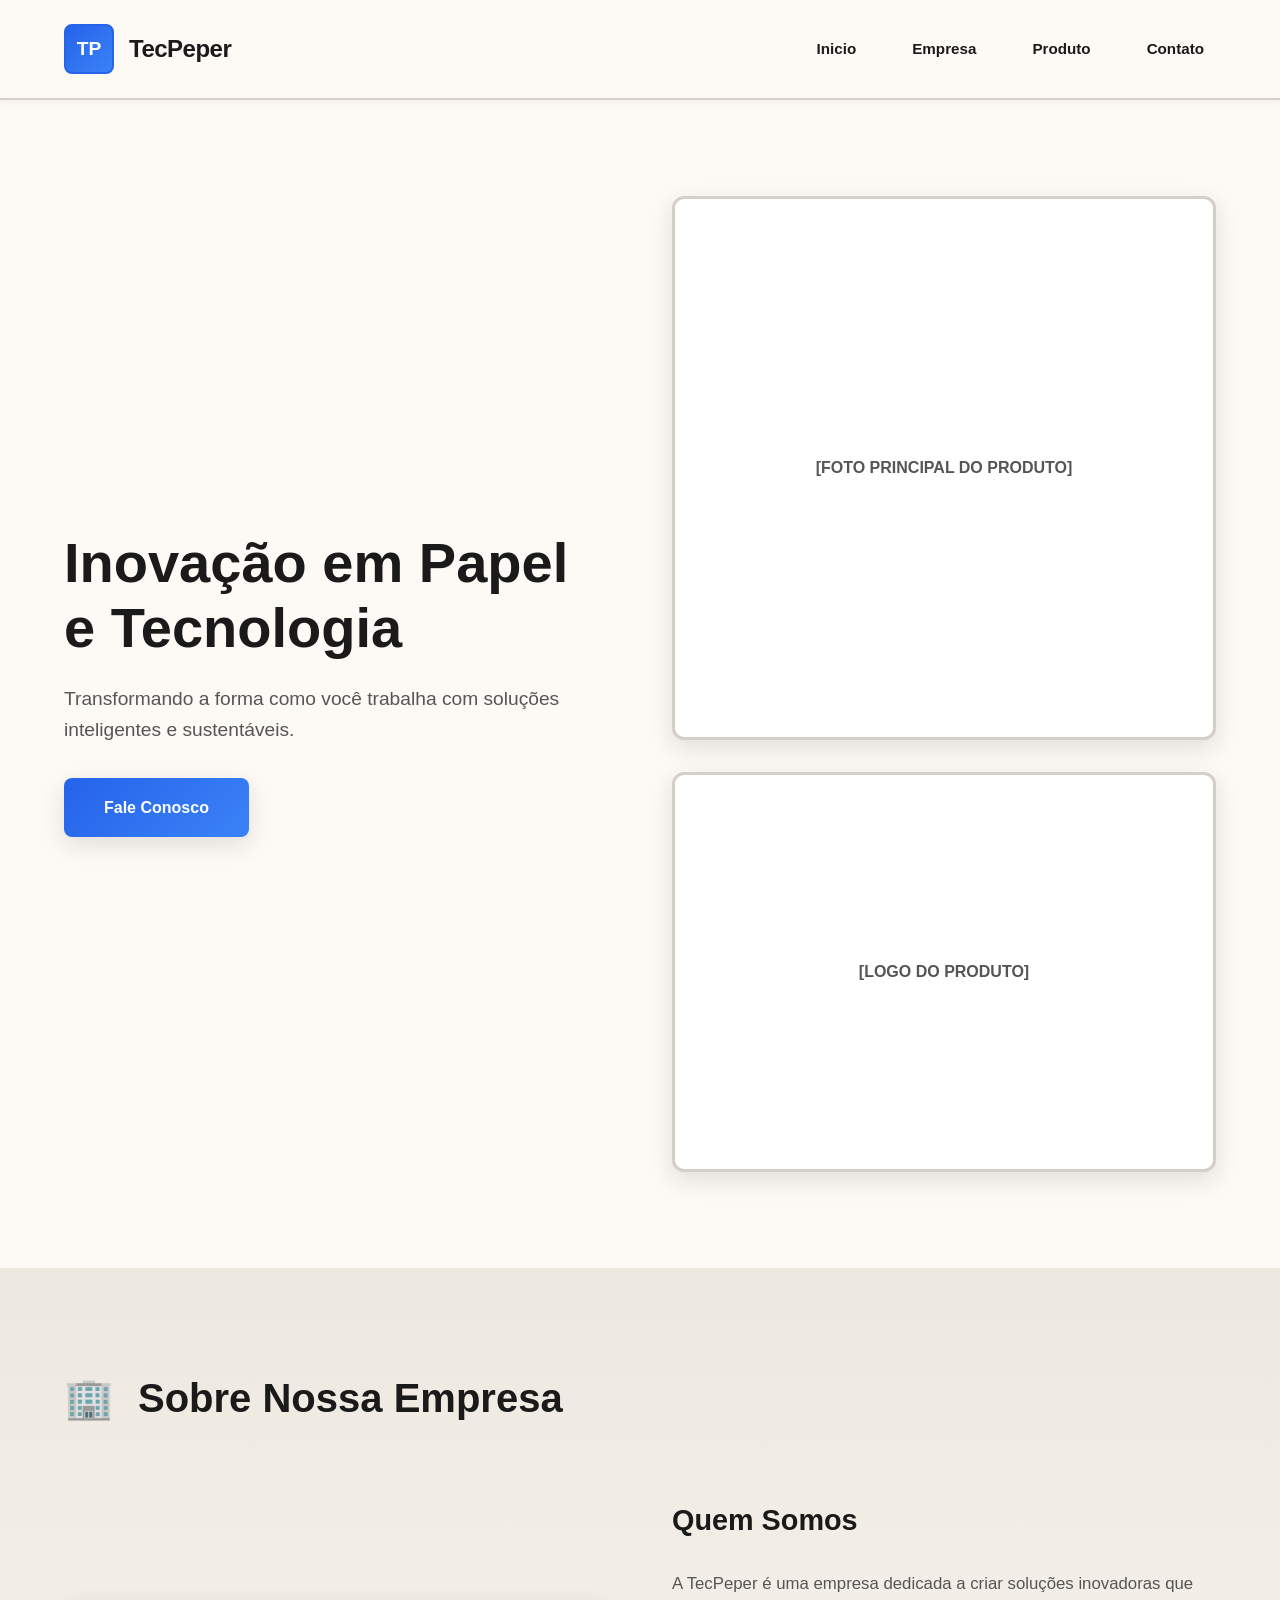
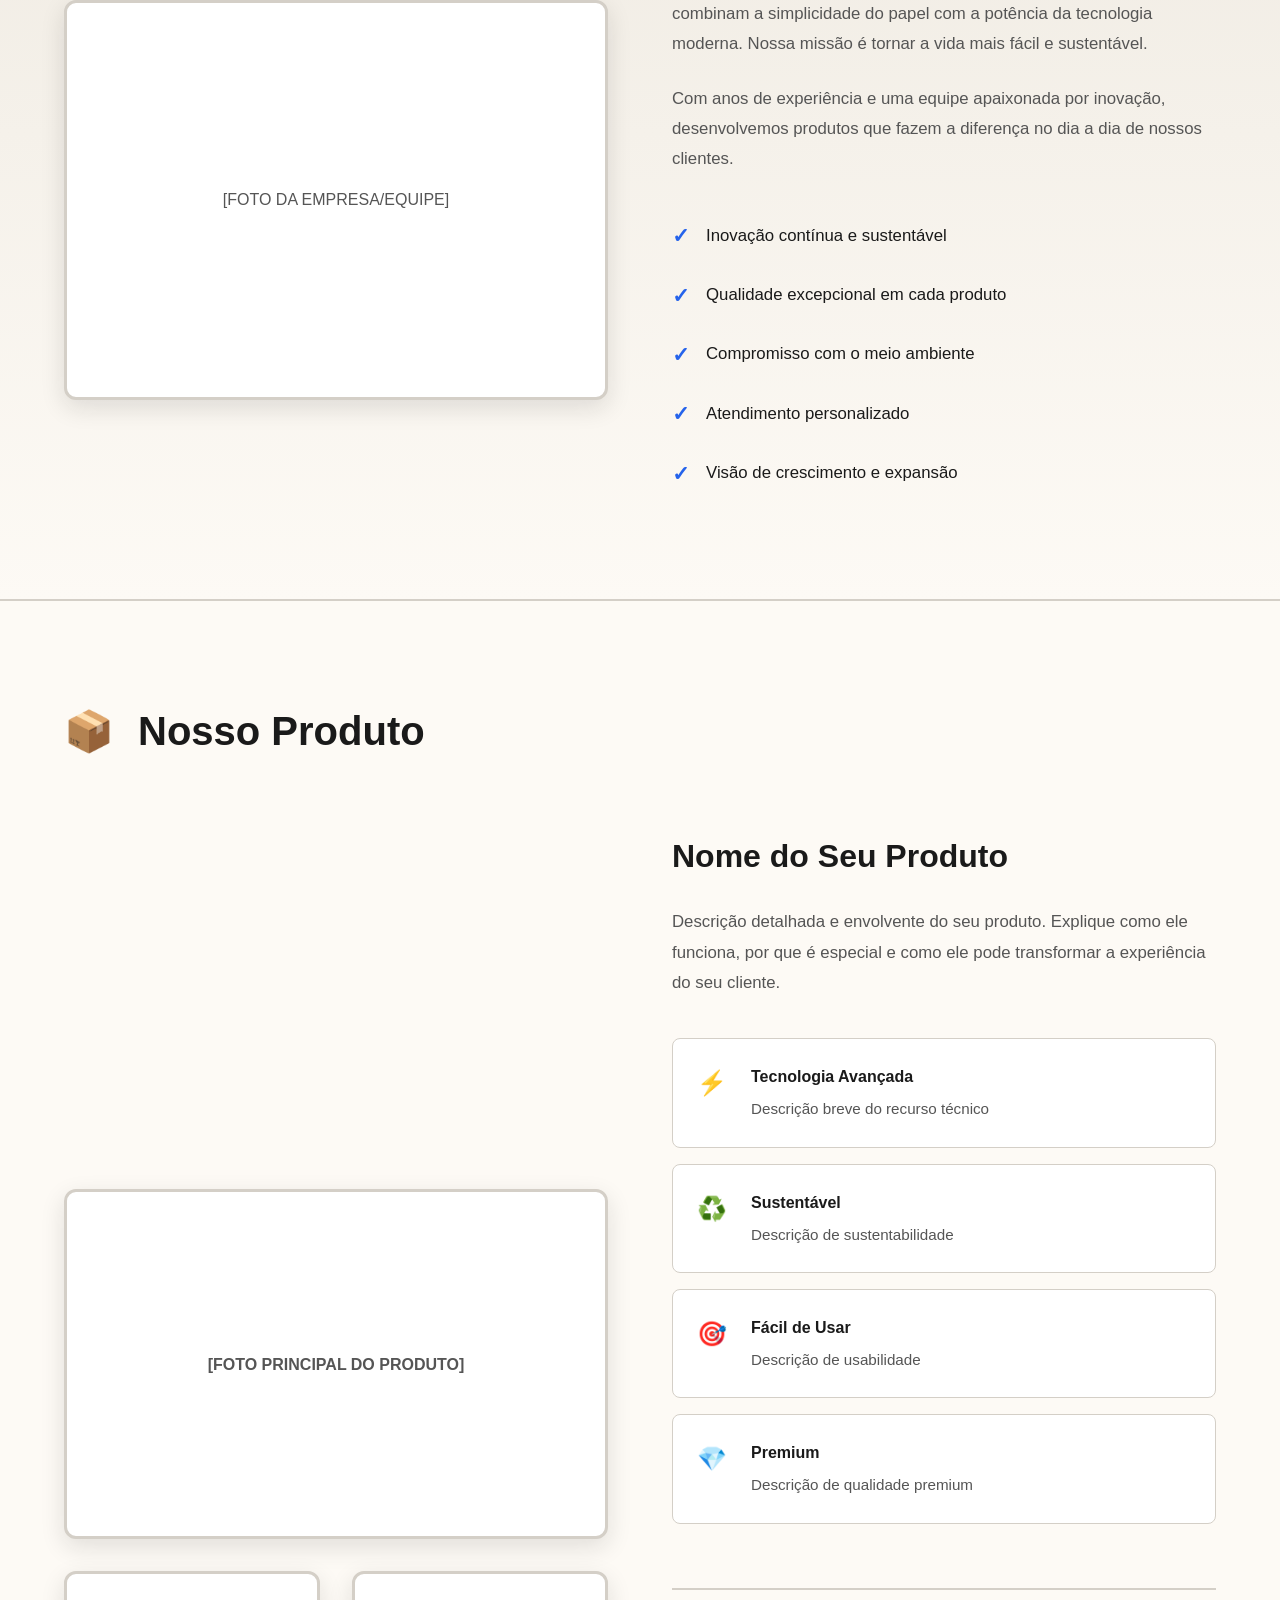
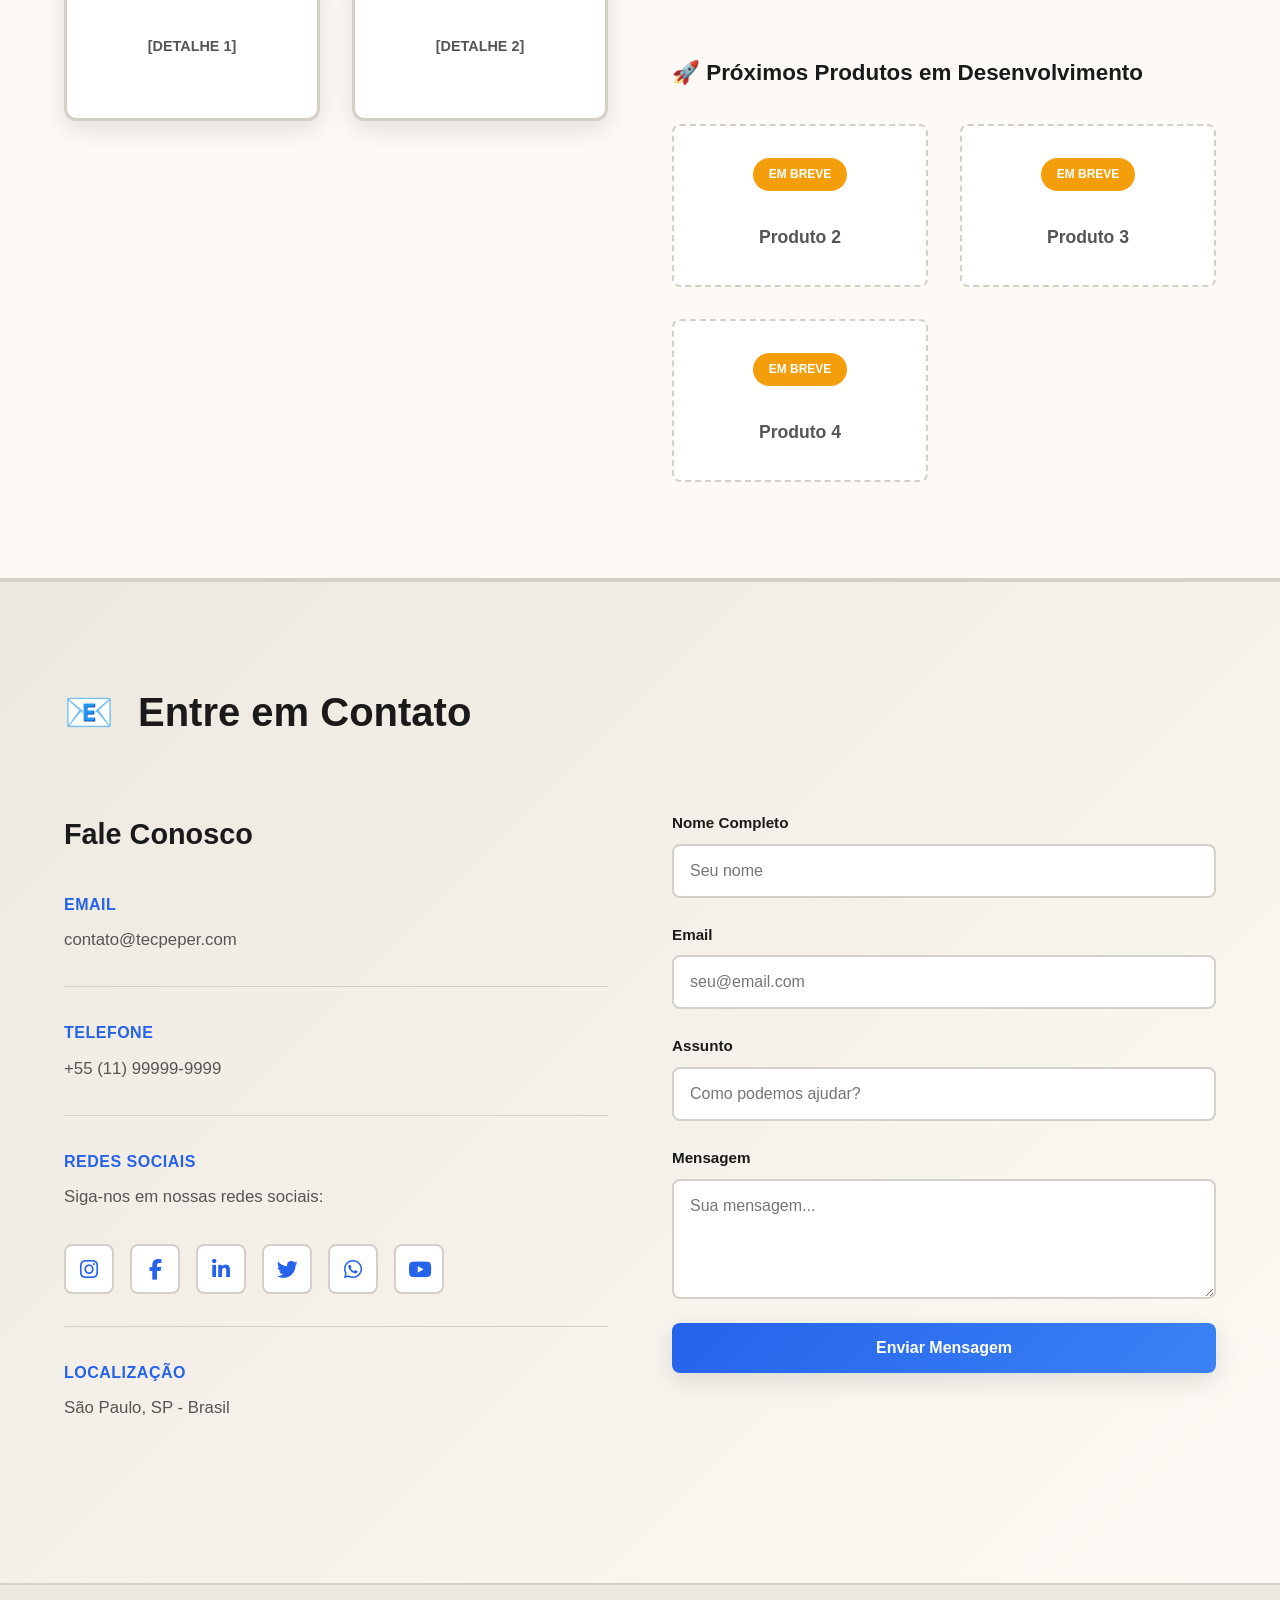
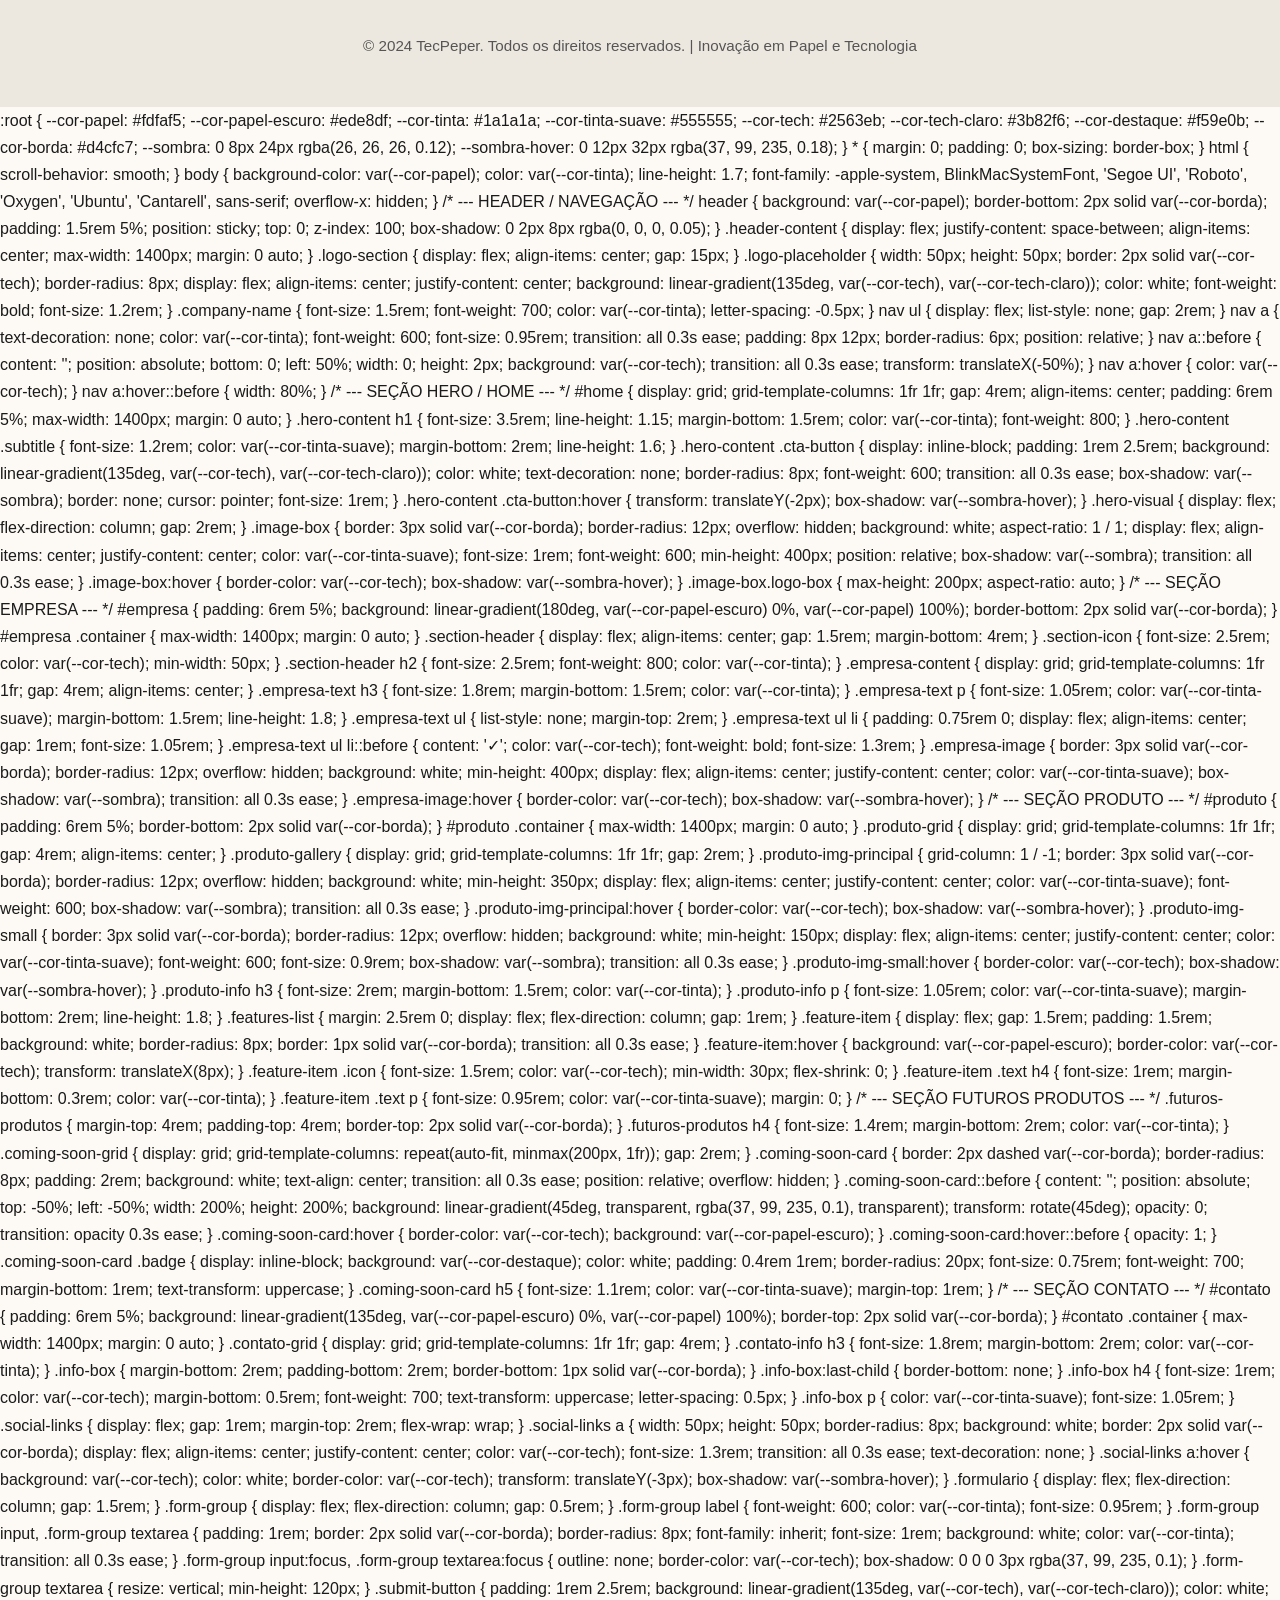
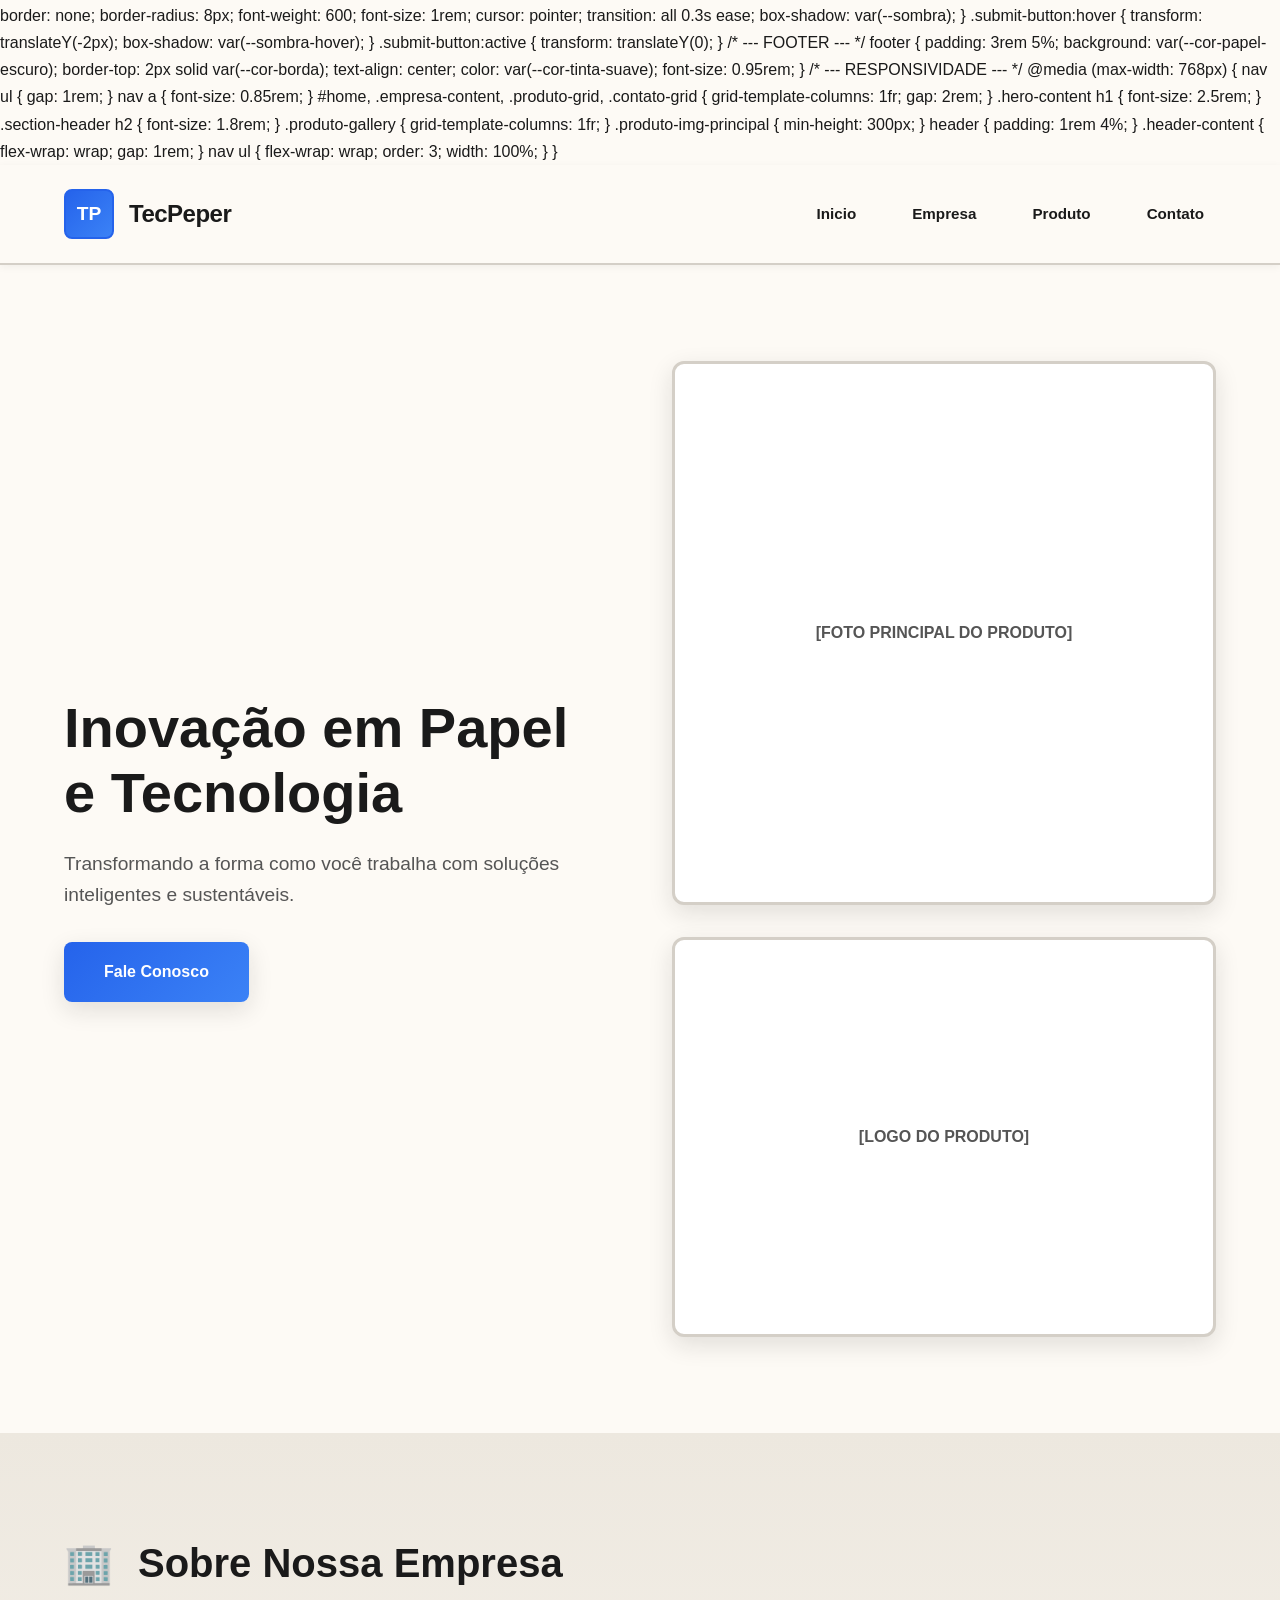
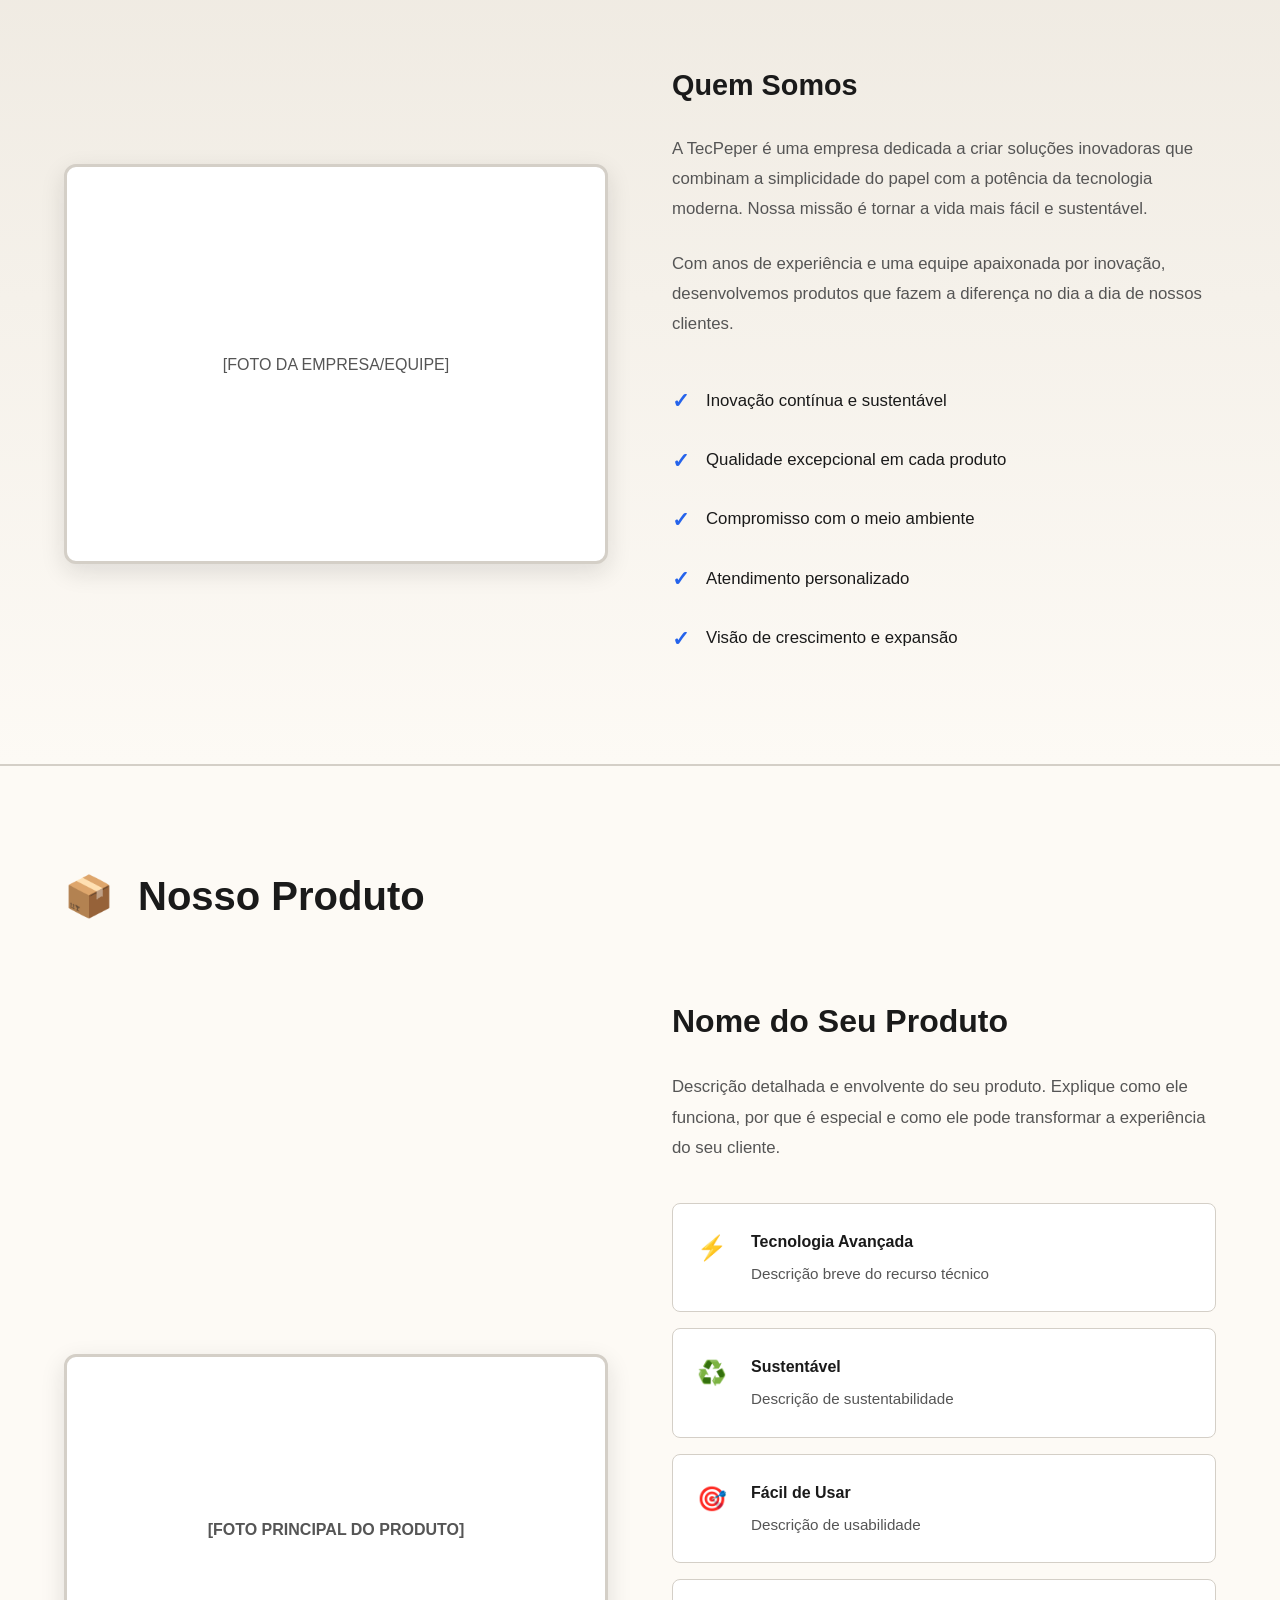
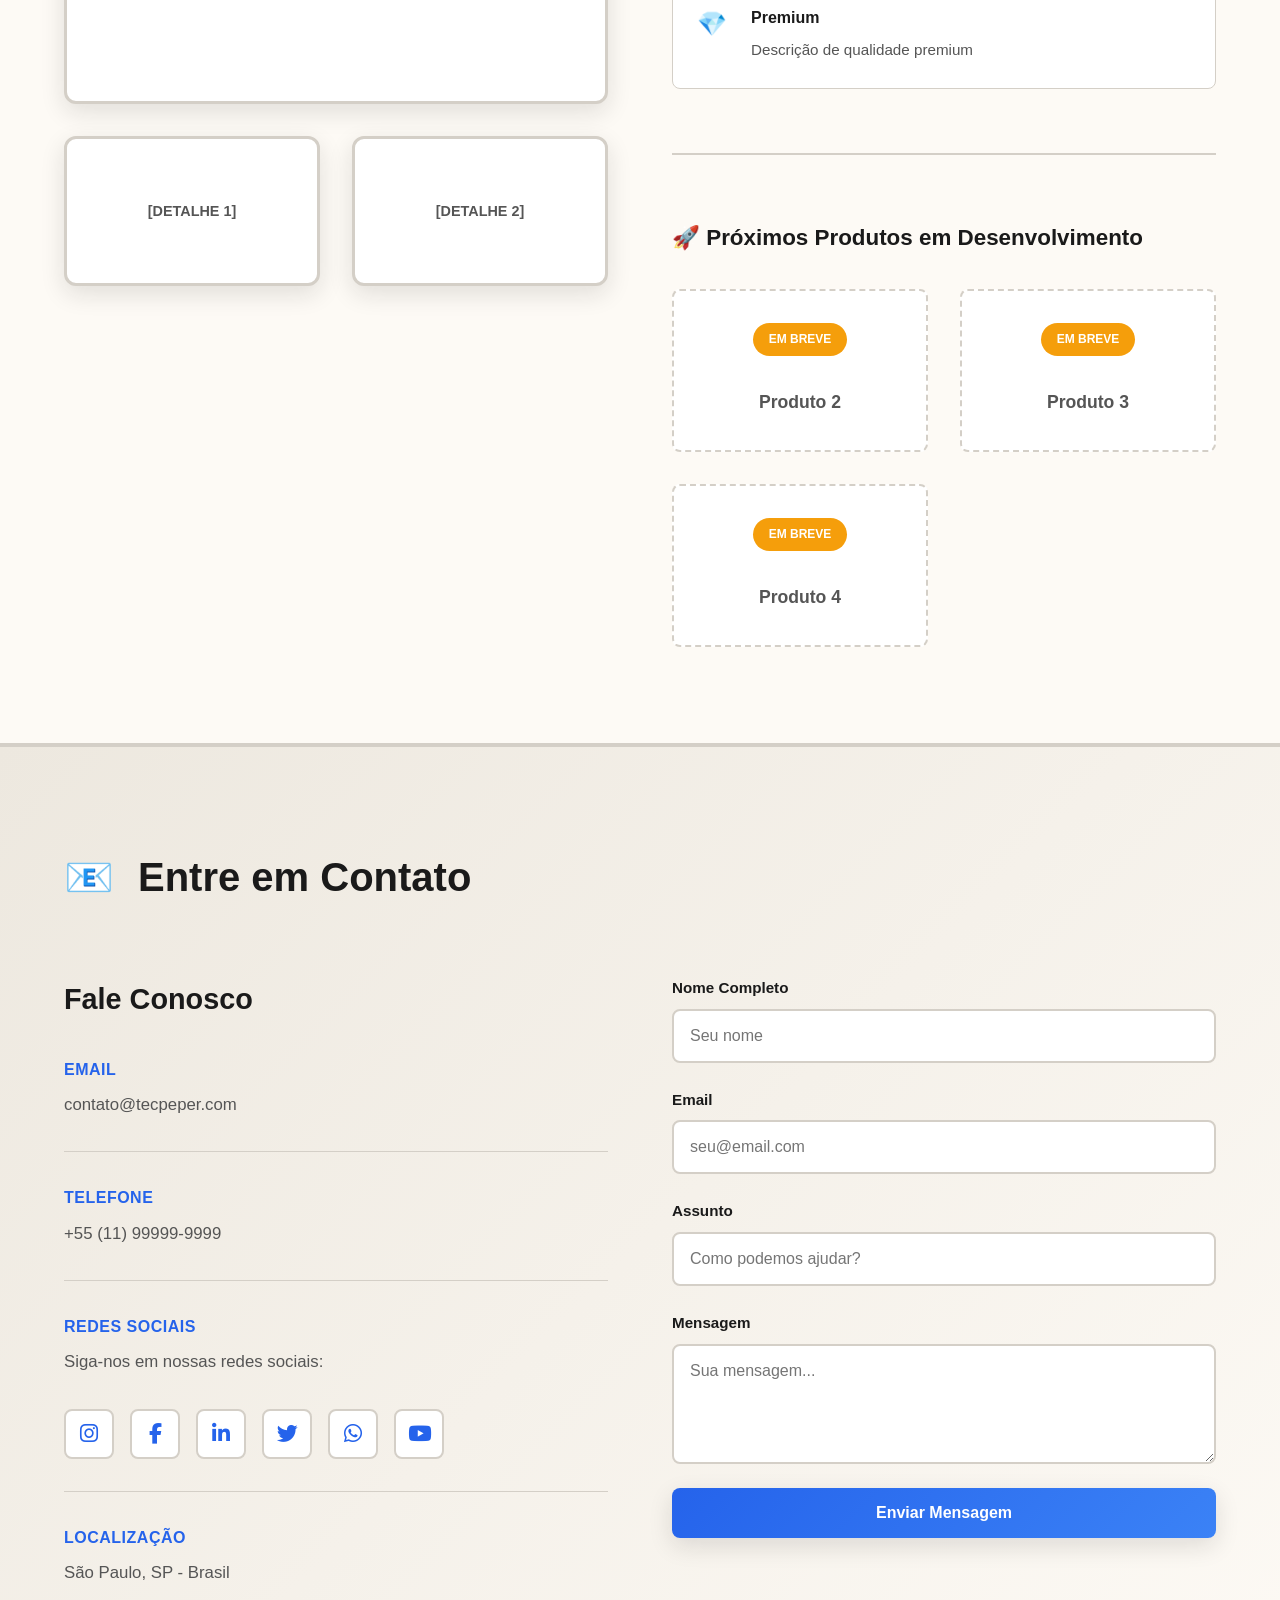
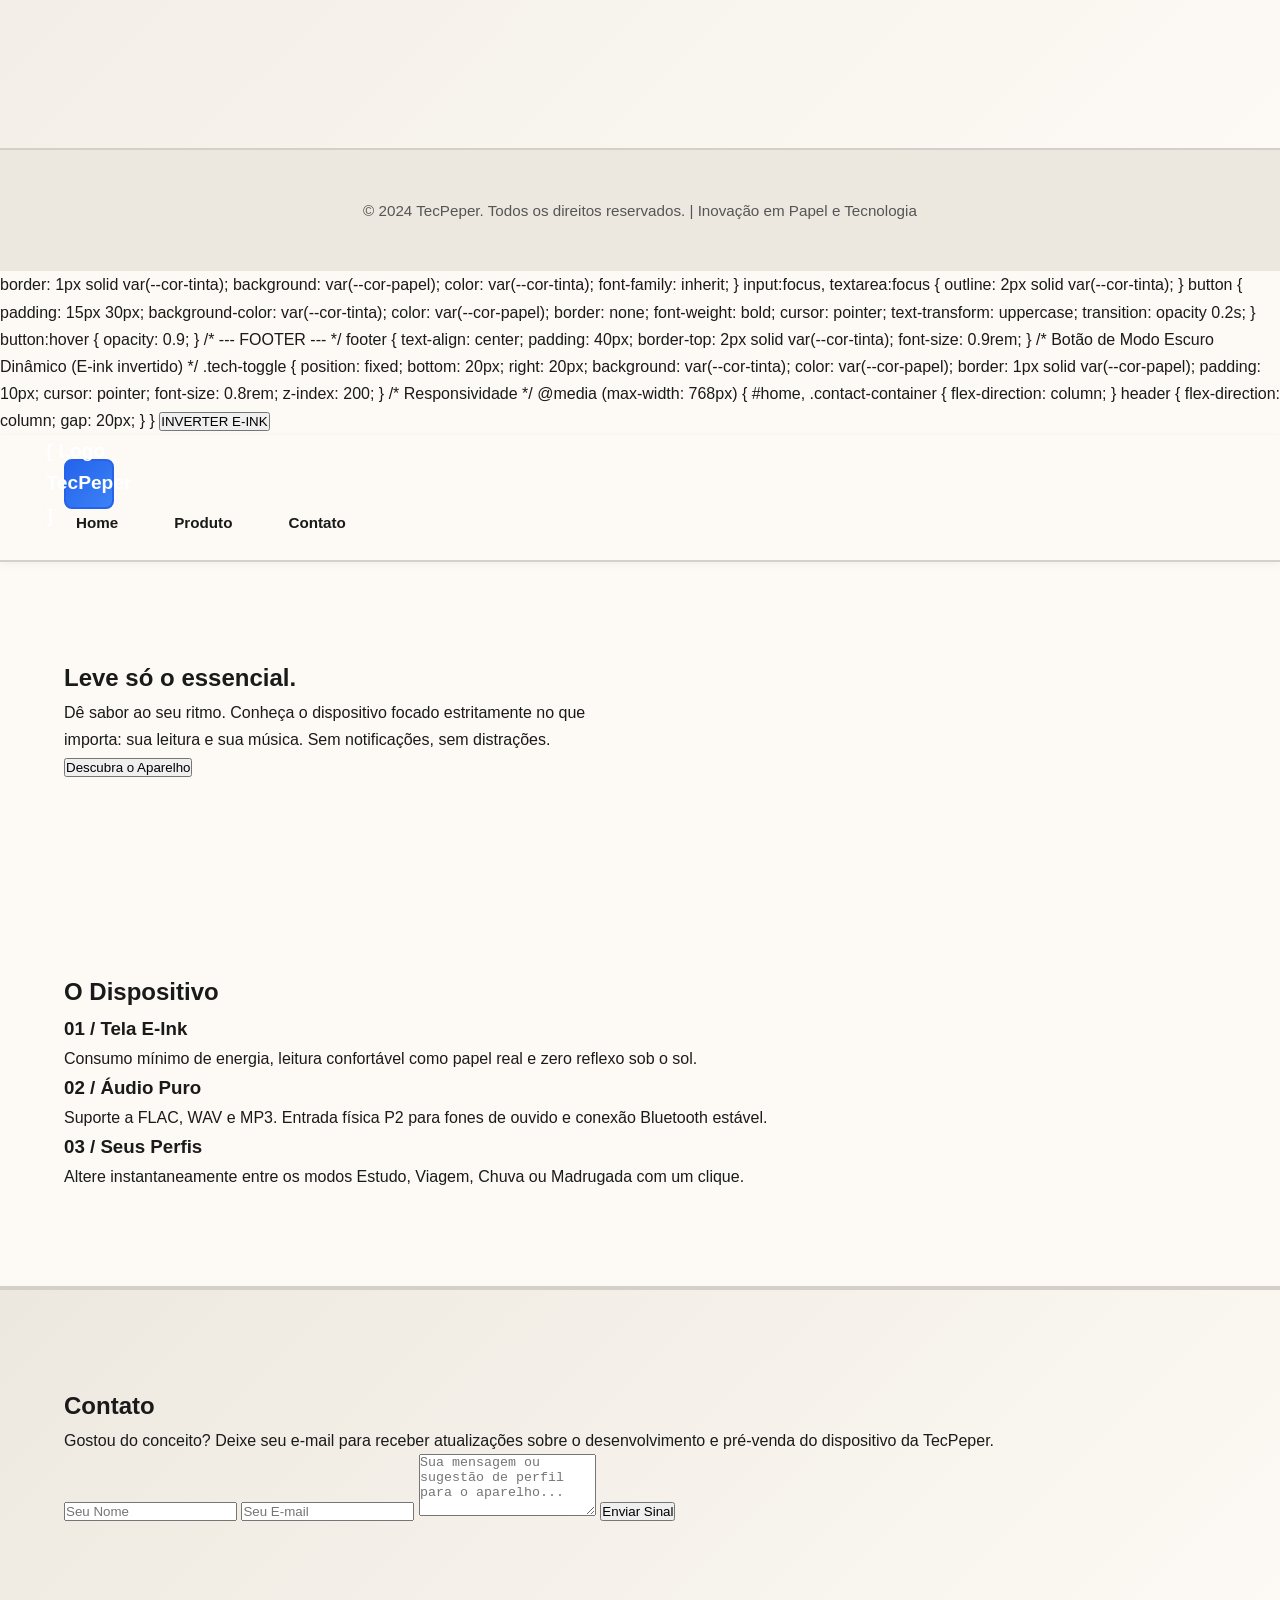
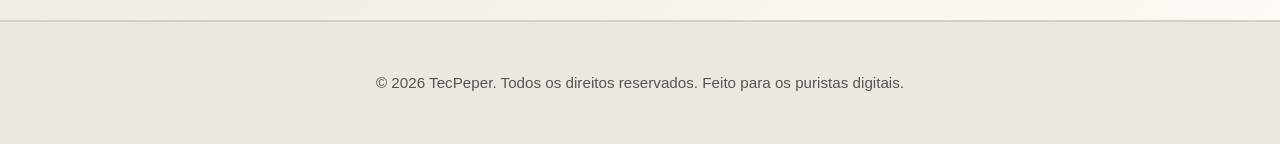
<file: index.html>
<!DOCTYPE html>
<html lang="pt-BR">
<head>
    <meta charset="UTF-8">
    <meta name="viewport" content="width=device-width, initial-scale=1.0">
    <title>TecPeper - Inovação em Papel e Tecnologia</title>
    <link href="https://cdnjs.cloudflare.com/ajax/libs/font-awesome/6.4.0/css/all.min.css" rel="stylesheet">
    <link rel="stylesheet" href="css/style.css">
</head>
<body>
    <!-- HEADER -->
    <header>
        <div class="header-content">
            <div class="logo-section">
                <div class="logo-placeholder">TP</div>
                <div class="company-name">TecPeper</div>
            </div>
            <nav>
                <ul>
                    <li><a href="#home">Inicio</a></li>
                    <li><a href="#empresa">Empresa</a></li>
                    <li><a href="#produto">Produto</a></li>
                    <li><a href="#contato">Contato</a></li>
                </ul>
            </nav>
        </div>
    </header>

    <!-- SEÇÃO HERO -->
    <section id="home">
        <div class="hero-content">
            <h1>Inovação em Papel e Tecnologia</h1>
            <p class="subtitle">Transformando a forma como você trabalha com soluções inteligentes e sustentáveis.</p>
            <a href="#contato" class="cta-button">Fale Conosco</a>
        </div>
        <div class="hero-visual">
            <div class="image-box" style="min-height: 300px;">
                [FOTO PRINCIPAL DO PRODUTO]
            </div>
            <div class="image-box logo-box">
                [LOGO DO PRODUTO]
            </div>
        </div>
    </section>

    <!-- SEÇÃO EMPRESA -->
    <section id="empresa">
        <div class="container">
            <div class="section-header">
                <div class="section-icon">🏢</div>
                <h2>Sobre Nossa Empresa</h2>
            </div>
            <div class="empresa-content">
                <div>
                    <div class="empresa-image">
                        [FOTO DA EMPRESA/EQUIPE]
                    </div>
                </div>
                <div class="empresa-text">
                    <h3>Quem Somos</h3>
                    <p>A TecPeper é uma empresa dedicada a criar soluções inovadoras que combinam a simplicidade do papel com a potência da tecnologia moderna. Nossa missão é tornar a vida mais fácil e sustentável.</p>
                    <p>Com anos de experiência e uma equipe apaixonada por inovação, desenvolvemos produtos que fazem a diferença no dia a dia de nossos clientes.</p>
                    <ul>
                        <li>Inovação contínua e sustentável</li>
                        <li>Qualidade excepcional em cada produto</li>
                        <li>Compromisso com o meio ambiente</li>
                        <li>Atendimento personalizado</li>
                        <li>Visão de crescimento e expansão</li>
                    </ul>
                </div>
            </div>
        </div>
    </section>

    <!-- SEÇÃO PRODUTO -->
    <section id="produto">
        <div class="container">
            <div class="section-header">
                <div class="section-icon">📦</div>
                <h2>Nosso Produto</h2>
            </div>
            <div class="produto-grid">
                <div class="produto-gallery">
                    <div class="produto-img-principal">
                        [FOTO PRINCIPAL DO PRODUTO]
                    </div>
                    <div class="produto-img-small">
                        [DETALHE 1]
                    </div>
                    <div class="produto-img-small">
                        [DETALHE 2]
                    </div>
                </div>
                <div class="produto-info">
                    <h3>Nome do Seu Produto</h3>
                    <p>Descrição detalhada e envolvente do seu produto. Explique como ele funciona, por que é especial e como ele pode transformar a experiência do seu cliente.</p>
                    
                    <div class="features-list">
                        <div class="feature-item">
                            <div class="icon">⚡</div>
                            <div class="text">
                                <h4>Tecnologia Avançada</h4>
                                <p>Descrição breve do recurso técnico</p>
                            </div>
                        </div>
                        <div class="feature-item">
                            <div class="icon">♻️</div>
                            <div class="text">
                                <h4>Sustentável</h4>
                                <p>Descrição de sustentabilidade</p>
                            </div>
                        </div>
                        <div class="feature-item">
                            <div class="icon">🎯</div>
                            <div class="text">
                                <h4>Fácil de Usar</h4>
                                <p>Descrição de usabilidade</p>
                            </div>
                        </div>
                        <div class="feature-item">
                            <div class="icon">💎</div>
                            <div class="text">
                                <h4>Premium</h4>
                                <p>Descrição de qualidade premium</p>
                            </div>
                        </div>
                    </div>

                    <div class="futuros-produtos">
                        <h4>🚀 Próximos Produtos em Desenvolvimento</h4>
                        <div class="coming-soon-grid">
                            <div class="coming-soon-card">
                                <div class="badge">Em Breve</div>
                                <h5>Produto 2</h5>
                            </div>
                            <div class="coming-soon-card">
                                <div class="badge">Em Breve</div>
                                <h5>Produto 3</h5>
                            </div>
                            <div class="coming-soon-card">
                                <div class="badge">Em Breve</div>
                                <h5>Produto 4</h5>
                            </div>
                        </div>
                    </div>
                </div>
            </div>
        </div>
    </section>

    <!-- SEÇÃO CONTATO -->
    <section id="contato">
        <div class="container">
            <div class="section-header">
                <div class="section-icon">📧</div>
                <h2>Entre em Contato</h2>
            </div>
            <div class="contato-grid">
                <div class="contato-info">
                    <h3>Fale Conosco</h3>
                    
                    <div class="info-box">
                        <h4>Email</h4>
                        <p><a href="mailto:contato@tecpeper.com" style="color: var(--cor-tinta-suave); text-decoration: none;">contato@tecpeper.com</a></p>
                    </div>

                    <div class="info-box">
                        <h4>Telefone</h4>
                        <p><a href="tel:+5511999999999" style="color: var(--cor-tinta-suave); text-decoration: none;">+55 (11) 99999-9999</a></p>
                    </div>

                    <div class="info-box">
                        <h4>Redes Sociais</h4>
                        <p>Siga-nos em nossas redes sociais:</p>
                        <div class="social-links">
                            <a href="https://instagram.com" target="_blank" title="Instagram">
                                <i class="fab fa-instagram"></i>
                            </a>
                            <a href="https://facebook.com" target="_blank" title="Facebook">
                                <i class="fab fa-facebook-f"></i>
                            </a>
                            <a href="https://linkedin.com" target="_blank" title="LinkedIn">
                                <i class="fab fa-linkedin-in"></i>
                            </a>
                            <a href="https://twitter.com" target="_blank" title="Twitter">
                                <i class="fab fa-twitter"></i>
                            </a>
                            <a href="https://wa.me/5511999999999" target="_blank" title="WhatsApp">
                                <i class="fab fa-whatsapp"></i>
                            </a>
                            <a href="https://youtube.com" target="_blank" title="YouTube">
                                <i class="fab fa-youtube"></i>
                            </a>
                        </div>
                    </div>

                    <div class="info-box">
                        <h4>Localização</h4>
                        <p>São Paulo, SP - Brasil</p>
                    </div>
                </div>

                <form class="formulario" onsubmit="event.preventDefault(); alert('Mensagem enviada! Obrigado por entrar em contato.');">
                    <div class="form-group">
                        <label for="nome">Nome Completo</label>
                        <input type="text" id="nome" name="nome" required placeholder="Seu nome">
                    </div>

                    <div class="form-group">
                        <label for="email">Email</label>
                        <input type="email" id="email" name="email" required placeholder="seu@email.com">
                    </div>

                    <div class="form-group">
                        <label for="assunto">Assunto</label>
                        <input type="text" id="assunto" name="assunto" required placeholder="Como podemos ajudar?">
                    </div>

                    <div class="form-group">
                        <label for="mensagem">Mensagem</label>
                        <textarea id="mensagem" name="mensagem" required placeholder="Sua mensagem..."></textarea>
                    </div>

                    <button type="submit" class="submit-button">Enviar Mensagem</button>
                </form>
            </div>
        </div>
    </section>

    <!-- FOOTER -->
    <footer>
        <p>&copy; 2024 TecPeper. Todos os direitos reservados. | Inovação em Papel e Tecnologia</p>
    </footer>

    <!-- Script -->
    <script src="js/script.js"></script>
</body>
</html>
        :root {
            --cor-papel: #fdfaf5;
            --cor-papel-escuro: #ede8df;
            --cor-tinta: #1a1a1a;
            --cor-tinta-suave: #555555;
            --cor-tech: #2563eb;
            --cor-tech-claro: #3b82f6;
            --cor-destaque: #f59e0b;
            --cor-borda: #d4cfc7;
            --sombra: 0 8px 24px rgba(26, 26, 26, 0.12);
            --sombra-hover: 0 12px 32px rgba(37, 99, 235, 0.18);
        }

        * {
            margin: 0;
            padding: 0;
            box-sizing: border-box;
        }

        html {
            scroll-behavior: smooth;
        }

        body {
            background-color: var(--cor-papel);
            color: var(--cor-tinta);
            line-height: 1.7;
            font-family: -apple-system, BlinkMacSystemFont, 'Segoe UI', 'Roboto', 'Oxygen', 'Ubuntu', 'Cantarell', sans-serif;
            overflow-x: hidden;
        }

        /* --- HEADER / NAVEGAÇÃO --- */
        header {
            background: var(--cor-papel);
            border-bottom: 2px solid var(--cor-borda);
            padding: 1.5rem 5%;
            position: sticky;
            top: 0;
            z-index: 100;
            box-shadow: 0 2px 8px rgba(0, 0, 0, 0.05);
        }

        .header-content {
            display: flex;
            justify-content: space-between;
            align-items: center;
            max-width: 1400px;
            margin: 0 auto;
        }

        .logo-section {
            display: flex;
            align-items: center;
            gap: 15px;
        }

        .logo-placeholder {
            width: 50px;
            height: 50px;
            border: 2px solid var(--cor-tech);
            border-radius: 8px;
            display: flex;
            align-items: center;
            justify-content: center;
            background: linear-gradient(135deg, var(--cor-tech), var(--cor-tech-claro));
            color: white;
            font-weight: bold;
            font-size: 1.2rem;
        }

        .company-name {
            font-size: 1.5rem;
            font-weight: 700;
            color: var(--cor-tinta);
            letter-spacing: -0.5px;
        }

        nav ul {
            display: flex;
            list-style: none;
            gap: 2rem;
        }

        nav a {
            text-decoration: none;
            color: var(--cor-tinta);
            font-weight: 600;
            font-size: 0.95rem;
            transition: all 0.3s ease;
            padding: 8px 12px;
            border-radius: 6px;
            position: relative;
        }

        nav a::before {
            content: '';
            position: absolute;
            bottom: 0;
            left: 50%;
            width: 0;
            height: 2px;
            background: var(--cor-tech);
            transition: all 0.3s ease;
            transform: translateX(-50%);
        }

        nav a:hover {
            color: var(--cor-tech);
        }

        nav a:hover::before {
            width: 80%;
        }

        /* --- SEÇÃO HERO / HOME --- */
        #home {
            display: grid;
            grid-template-columns: 1fr 1fr;
            gap: 4rem;
            align-items: center;
            padding: 6rem 5%;
            max-width: 1400px;
            margin: 0 auto;
        }

        .hero-content h1 {
            font-size: 3.5rem;
            line-height: 1.15;
            margin-bottom: 1.5rem;
            color: var(--cor-tinta);
            font-weight: 800;
        }

        .hero-content .subtitle {
            font-size: 1.2rem;
            color: var(--cor-tinta-suave);
            margin-bottom: 2rem;
            line-height: 1.6;
        }

        .hero-content .cta-button {
            display: inline-block;
            padding: 1rem 2.5rem;
            background: linear-gradient(135deg, var(--cor-tech), var(--cor-tech-claro));
            color: white;
            text-decoration: none;
            border-radius: 8px;
            font-weight: 600;
            transition: all 0.3s ease;
            box-shadow: var(--sombra);
            border: none;
            cursor: pointer;
            font-size: 1rem;
        }

        .hero-content .cta-button:hover {
            transform: translateY(-2px);
            box-shadow: var(--sombra-hover);
        }

        .hero-visual {
            display: flex;
            flex-direction: column;
            gap: 2rem;
        }

        .image-box {
            border: 3px solid var(--cor-borda);
            border-radius: 12px;
            overflow: hidden;
            background: white;
            aspect-ratio: 1 / 1;
            display: flex;
            align-items: center;
            justify-content: center;
            color: var(--cor-tinta-suave);
            font-size: 1rem;
            font-weight: 600;
            min-height: 400px;
            position: relative;
            box-shadow: var(--sombra);
            transition: all 0.3s ease;
        }

        .image-box:hover {
            border-color: var(--cor-tech);
            box-shadow: var(--sombra-hover);
        }

        .image-box.logo-box {
            max-height: 200px;
            aspect-ratio: auto;
        }

        /* --- SEÇÃO EMPRESA --- */
        #empresa {
            padding: 6rem 5%;
            background: linear-gradient(180deg, var(--cor-papel-escuro) 0%, var(--cor-papel) 100%);
            border-bottom: 2px solid var(--cor-borda);
        }

        #empresa .container {
            max-width: 1400px;
            margin: 0 auto;
        }

        .section-header {
            display: flex;
            align-items: center;
            gap: 1.5rem;
            margin-bottom: 4rem;
        }

        .section-icon {
            font-size: 2.5rem;
            color: var(--cor-tech);
            min-width: 50px;
        }

        .section-header h2 {
            font-size: 2.5rem;
            font-weight: 800;
            color: var(--cor-tinta);
        }

        .empresa-content {
            display: grid;
            grid-template-columns: 1fr 1fr;
            gap: 4rem;
            align-items: center;
        }

        .empresa-text h3 {
            font-size: 1.8rem;
            margin-bottom: 1.5rem;
            color: var(--cor-tinta);
        }

        .empresa-text p {
            font-size: 1.05rem;
            color: var(--cor-tinta-suave);
            margin-bottom: 1.5rem;
            line-height: 1.8;
        }

        .empresa-text ul {
            list-style: none;
            margin-top: 2rem;
        }

        .empresa-text ul li {
            padding: 0.75rem 0;
            display: flex;
            align-items: center;
            gap: 1rem;
            font-size: 1.05rem;
        }

        .empresa-text ul li::before {
            content: '✓';
            color: var(--cor-tech);
            font-weight: bold;
            font-size: 1.3rem;
        }

        .empresa-image {
            border: 3px solid var(--cor-borda);
            border-radius: 12px;
            overflow: hidden;
            background: white;
            min-height: 400px;
            display: flex;
            align-items: center;
            justify-content: center;
            color: var(--cor-tinta-suave);
            box-shadow: var(--sombra);
            transition: all 0.3s ease;
        }

        .empresa-image:hover {
            border-color: var(--cor-tech);
            box-shadow: var(--sombra-hover);
        }

        /* --- SEÇÃO PRODUTO --- */
        #produto {
            padding: 6rem 5%;
            border-bottom: 2px solid var(--cor-borda);
        }

        #produto .container {
            max-width: 1400px;
            margin: 0 auto;
        }

        .produto-grid {
            display: grid;
            grid-template-columns: 1fr 1fr;
            gap: 4rem;
            align-items: center;
        }

        .produto-gallery {
            display: grid;
            grid-template-columns: 1fr 1fr;
            gap: 2rem;
        }

        .produto-img-principal {
            grid-column: 1 / -1;
            border: 3px solid var(--cor-borda);
            border-radius: 12px;
            overflow: hidden;
            background: white;
            min-height: 350px;
            display: flex;
            align-items: center;
            justify-content: center;
            color: var(--cor-tinta-suave);
            font-weight: 600;
            box-shadow: var(--sombra);
            transition: all 0.3s ease;
        }

        .produto-img-principal:hover {
            border-color: var(--cor-tech);
            box-shadow: var(--sombra-hover);
        }

        .produto-img-small {
            border: 3px solid var(--cor-borda);
            border-radius: 12px;
            overflow: hidden;
            background: white;
            min-height: 150px;
            display: flex;
            align-items: center;
            justify-content: center;
            color: var(--cor-tinta-suave);
            font-weight: 600;
            font-size: 0.9rem;
            box-shadow: var(--sombra);
            transition: all 0.3s ease;
        }

        .produto-img-small:hover {
            border-color: var(--cor-tech);
            box-shadow: var(--sombra-hover);
        }

        .produto-info h3 {
            font-size: 2rem;
            margin-bottom: 1.5rem;
            color: var(--cor-tinta);
        }

        .produto-info p {
            font-size: 1.05rem;
            color: var(--cor-tinta-suave);
            margin-bottom: 2rem;
            line-height: 1.8;
        }

        .features-list {
            margin: 2.5rem 0;
            display: flex;
            flex-direction: column;
            gap: 1rem;
        }

        .feature-item {
            display: flex;
            gap: 1.5rem;
            padding: 1.5rem;
            background: white;
            border-radius: 8px;
            border: 1px solid var(--cor-borda);
            transition: all 0.3s ease;
        }

        .feature-item:hover {
            background: var(--cor-papel-escuro);
            border-color: var(--cor-tech);
            transform: translateX(8px);
        }

        .feature-item .icon {
            font-size: 1.5rem;
            color: var(--cor-tech);
            min-width: 30px;
            flex-shrink: 0;
        }

        .feature-item .text h4 {
            font-size: 1rem;
            margin-bottom: 0.3rem;
            color: var(--cor-tinta);
        }

        .feature-item .text p {
            font-size: 0.95rem;
            color: var(--cor-tinta-suave);
            margin: 0;
        }

        /* --- SEÇÃO FUTUROS PRODUTOS --- */
        .futuros-produtos {
            margin-top: 4rem;
            padding-top: 4rem;
            border-top: 2px solid var(--cor-borda);
        }

        .futuros-produtos h4 {
            font-size: 1.4rem;
            margin-bottom: 2rem;
            color: var(--cor-tinta);
        }

        .coming-soon-grid {
            display: grid;
            grid-template-columns: repeat(auto-fit, minmax(200px, 1fr));
            gap: 2rem;
        }

        .coming-soon-card {
            border: 2px dashed var(--cor-borda);
            border-radius: 8px;
            padding: 2rem;
            background: white;
            text-align: center;
            transition: all 0.3s ease;
            position: relative;
            overflow: hidden;
        }

        .coming-soon-card::before {
            content: '';
            position: absolute;
            top: -50%;
            left: -50%;
            width: 200%;
            height: 200%;
            background: linear-gradient(45deg, transparent, rgba(37, 99, 235, 0.1), transparent);
            transform: rotate(45deg);
            opacity: 0;
            transition: opacity 0.3s ease;
        }

        .coming-soon-card:hover {
            border-color: var(--cor-tech);
            background: var(--cor-papel-escuro);
        }

        .coming-soon-card:hover::before {
            opacity: 1;
        }

        .coming-soon-card .badge {
            display: inline-block;
            background: var(--cor-destaque);
            color: white;
            padding: 0.4rem 1rem;
            border-radius: 20px;
            font-size: 0.75rem;
            font-weight: 700;
            margin-bottom: 1rem;
            text-transform: uppercase;
        }

        .coming-soon-card h5 {
            font-size: 1.1rem;
            color: var(--cor-tinta-suave);
            margin-top: 1rem;
        }

        /* --- SEÇÃO CONTATO --- */
        #contato {
            padding: 6rem 5%;
            background: linear-gradient(135deg, var(--cor-papel-escuro) 0%, var(--cor-papel) 100%);
            border-top: 2px solid var(--cor-borda);
        }

        #contato .container {
            max-width: 1400px;
            margin: 0 auto;
        }

        .contato-grid {
            display: grid;
            grid-template-columns: 1fr 1fr;
            gap: 4rem;
        }

        .contato-info h3 {
            font-size: 1.8rem;
            margin-bottom: 2rem;
            color: var(--cor-tinta);
        }

        .info-box {
            margin-bottom: 2rem;
            padding-bottom: 2rem;
            border-bottom: 1px solid var(--cor-borda);
        }

        .info-box:last-child {
            border-bottom: none;
        }

        .info-box h4 {
            font-size: 1rem;
            color: var(--cor-tech);
            margin-bottom: 0.5rem;
            font-weight: 700;
            text-transform: uppercase;
            letter-spacing: 0.5px;
        }

        .info-box p {
            color: var(--cor-tinta-suave);
            font-size: 1.05rem;
        }

        .social-links {
            display: flex;
            gap: 1rem;
            margin-top: 2rem;
            flex-wrap: wrap;
        }

        .social-links a {
            width: 50px;
            height: 50px;
            border-radius: 8px;
            background: white;
            border: 2px solid var(--cor-borda);
            display: flex;
            align-items: center;
            justify-content: center;
            color: var(--cor-tech);
            font-size: 1.3rem;
            transition: all 0.3s ease;
            text-decoration: none;
        }

        .social-links a:hover {
            background: var(--cor-tech);
            color: white;
            border-color: var(--cor-tech);
            transform: translateY(-3px);
            box-shadow: var(--sombra-hover);
        }

        .formulario {
            display: flex;
            flex-direction: column;
            gap: 1.5rem;
        }

        .form-group {
            display: flex;
            flex-direction: column;
            gap: 0.5rem;
        }

        .form-group label {
            font-weight: 600;
            color: var(--cor-tinta);
            font-size: 0.95rem;
        }

        .form-group input,
        .form-group textarea {
            padding: 1rem;
            border: 2px solid var(--cor-borda);
            border-radius: 8px;
            font-family: inherit;
            font-size: 1rem;
            background: white;
            color: var(--cor-tinta);
            transition: all 0.3s ease;
        }

        .form-group input:focus,
        .form-group textarea:focus {
            outline: none;
            border-color: var(--cor-tech);
            box-shadow: 0 0 0 3px rgba(37, 99, 235, 0.1);
        }

        .form-group textarea {
            resize: vertical;
            min-height: 120px;
        }

        .submit-button {
            padding: 1rem 2.5rem;
            background: linear-gradient(135deg, var(--cor-tech), var(--cor-tech-claro));
            color: white;
            border: none;
            border-radius: 8px;
            font-weight: 600;
            font-size: 1rem;
            cursor: pointer;
            transition: all 0.3s ease;
            box-shadow: var(--sombra);
        }

        .submit-button:hover {
            transform: translateY(-2px);
            box-shadow: var(--sombra-hover);
        }

        .submit-button:active {
            transform: translateY(0);
        }

        /* --- FOOTER --- */
        footer {
            padding: 3rem 5%;
            background: var(--cor-papel-escuro);
            border-top: 2px solid var(--cor-borda);
            text-align: center;
            color: var(--cor-tinta-suave);
            font-size: 0.95rem;
        }

        /* --- RESPONSIVIDADE --- */
        @media (max-width: 768px) {
            nav ul {
                gap: 1rem;
            }

            nav a {
                font-size: 0.85rem;
            }

            #home,
            .empresa-content,
            .produto-grid,
            .contato-grid {
                grid-template-columns: 1fr;
                gap: 2rem;
            }

            .hero-content h1 {
                font-size: 2.5rem;
            }

            .section-header h2 {
                font-size: 1.8rem;
            }

            .produto-gallery {
                grid-template-columns: 1fr;
            }

            .produto-img-principal {
                min-height: 300px;
            }

            header {
                padding: 1rem 4%;
            }

            .header-content {
                flex-wrap: wrap;
                gap: 1rem;
            }

            nav ul {
                flex-wrap: wrap;
                order: 3;
                width: 100%;
            }
        }
    </style>
</head>
<body>
    <!-- HEADER -->
    <header>
        <div class="header-content">
            <div class="logo-section">
                <div class="logo-placeholder">TP</div>
                <div class="company-name">TecPeper</div>
            </div>
            <nav>
                <ul>
                    <li><a href="#home">Inicio</a></li>
                    <li><a href="#empresa">Empresa</a></li>
                    <li><a href="#produto">Produto</a></li>
                    <li><a href="#contato">Contato</a></li>
                </ul>
            </nav>
        </div>
    </header>

    <!-- SEÇÃO HERO -->
    <section id="home">
        <div class="hero-content">
            <h1>Inovação em Papel e Tecnologia</h1>
            <p class="subtitle">Transformando a forma como você trabalha com soluções inteligentes e sustentáveis.</p>
            <a href="#contato" class="cta-button">Fale Conosco</a>
        </div>
        <div class="hero-visual">
            <div class="image-box" style="min-height: 300px;">
                [FOTO PRINCIPAL DO PRODUTO]
            </div>
            <div class="image-box logo-box">
                [LOGO DO PRODUTO]
            </div>
        </div>
    </section>

    <!-- SEÇÃO EMPRESA -->
    <section id="empresa">
        <div class="container">
            <div class="section-header">
                <div class="section-icon">🏢</div>
                <h2>Sobre Nossa Empresa</h2>
            </div>
            <div class="empresa-content">
                <div>
                    <div class="empresa-image">
                        [FOTO DA EMPRESA/EQUIPE]
                    </div>
                </div>
                <div class="empresa-text">
                    <h3>Quem Somos</h3>
                    <p>A TecPeper é uma empresa dedicada a criar soluções inovadoras que combinam a simplicidade do papel com a potência da tecnologia moderna. Nossa missão é tornar a vida mais fácil e sustentável.</p>
                    <p>Com anos de experiência e uma equipe apaixonada por inovação, desenvolvemos produtos que fazem a diferença no dia a dia de nossos clientes.</p>
                    <ul>
                        <li>Inovação contínua e sustentável</li>
                        <li>Qualidade excepcional em cada produto</li>
                        <li>Compromisso com o meio ambiente</li>
                        <li>Atendimento personalizado</li>
                        <li>Visão de crescimento e expansão</li>
                    </ul>
                </div>
            </div>
        </div>
    </section>

    <!-- SEÇÃO PRODUTO -->
    <section id="produto">
        <div class="container">
            <div class="section-header">
                <div class="section-icon">📦</div>
                <h2>Nosso Produto</h2>
            </div>
            <div class="produto-grid">
                <div class="produto-gallery">
                    <div class="produto-img-principal">
                        [FOTO PRINCIPAL DO PRODUTO]
                    </div>
                    <div class="produto-img-small">
                        [DETALHE 1]
                    </div>
                    <div class="produto-img-small">
                        [DETALHE 2]
                    </div>
                </div>
                <div class="produto-info">
                    <h3>Nome do Seu Produto</h3>
                    <p>Descrição detalhada e envolvente do seu produto. Explique como ele funciona, por que é especial e como ele pode transformar a experiência do seu cliente.</p>
                    
                    <div class="features-list">
                        <div class="feature-item">
                            <div class="icon">⚡</div>
                            <div class="text">
                                <h4>Tecnologia Avançada</h4>
                                <p>Descrição breve do recurso técnico</p>
                            </div>
                        </div>
                        <div class="feature-item">
                            <div class="icon">♻️</div>
                            <div class="text">
                                <h4>Sustentável</h4>
                                <p>Descrição de sustentabilidade</p>
                            </div>
                        </div>
                        <div class="feature-item">
                            <div class="icon">🎯</div>
                            <div class="text">
                                <h4>Fácil de Usar</h4>
                                <p>Descrição de usabilidade</p>
                            </div>
                        </div>
                        <div class="feature-item">
                            <div class="icon">💎</div>
                            <div class="text">
                                <h4>Premium</h4>
                                <p>Descrição de qualidade premium</p>
                            </div>
                        </div>
                    </div>

                    <div class="futuros-produtos">
                        <h4>🚀 Próximos Produtos em Desenvolvimento</h4>
                        <div class="coming-soon-grid">
                            <div class="coming-soon-card">
                                <div class="badge">Em Breve</div>
                                <h5>Produto 2</h5>
                            </div>
                            <div class="coming-soon-card">
                                <div class="badge">Em Breve</div>
                                <h5>Produto 3</h5>
                            </div>
                            <div class="coming-soon-card">
                                <div class="badge">Em Breve</div>
                                <h5>Produto 4</h5>
                            </div>
                        </div>
                    </div>
                </div>
            </div>
        </div>
    </section>

    <!-- SEÇÃO CONTATO -->
    <section id="contato">
        <div class="container">
            <div class="section-header">
                <div class="section-icon">📧</div>
                <h2>Entre em Contato</h2>
            </div>
            <div class="contato-grid">
                <div class="contato-info">
                    <h3>Fale Conosco</h3>
                    
                    <div class="info-box">
                        <h4>Email</h4>
                        <p><a href="mailto:contato@tecpeper.com" style="color: var(--cor-tinta-suave); text-decoration: none;">contato@tecpeper.com</a></p>
                    </div>

                    <div class="info-box">
                        <h4>Telefone</h4>
                        <p><a href="tel:+5511999999999" style="color: var(--cor-tinta-suave); text-decoration: none;">+55 (11) 99999-9999</a></p>
                    </div>

                    <div class="info-box">
                        <h4>Redes Sociais</h4>
                        <p>Siga-nos em nossas redes sociais:</p>
                        <div class="social-links">
                            <a href="https://instagram.com" target="_blank" title="Instagram">
                                <i class="fab fa-instagram"></i>
                            </a>
                            <a href="https://facebook.com" target="_blank" title="Facebook">
                                <i class="fab fa-facebook-f"></i>
                            </a>
                            <a href="https://linkedin.com" target="_blank" title="LinkedIn">
                                <i class="fab fa-linkedin-in"></i>
                            </a>
                            <a href="https://twitter.com" target="_blank" title="Twitter">
                                <i class="fab fa-twitter"></i>
                            </a>
                            <a href="https://wa.me/5511999999999" target="_blank" title="WhatsApp">
                                <i class="fab fa-whatsapp"></i>
                            </a>
                            <a href="https://youtube.com" target="_blank" title="YouTube">
                                <i class="fab fa-youtube"></i>
                            </a>
                        </div>
                    </div>

                    <div class="info-box">
                        <h4>Localização</h4>
                        <p>São Paulo, SP - Brasil</p>
                    </div>
                </div>

                <form class="formulario" onsubmit="event.preventDefault(); alert('Mensagem enviada! Obrigado por entrar em contato.');">
                    <div class="form-group">
                        <label for="nome">Nome Completo</label>
                        <input type="text" id="nome" name="nome" required placeholder="Seu nome">
                    </div>

                    <div class="form-group">
                        <label for="email">Email</label>
                        <input type="email" id="email" name="email" required placeholder="seu@email.com">
                    </div>

                    <div class="form-group">
                        <label for="assunto">Assunto</label>
                        <input type="text" id="assunto" name="assunto" required placeholder="Como podemos ajudar?">
                    </div>

                    <div class="form-group">
                        <label for="mensagem">Mensagem</label>
                        <textarea id="mensagem" name="mensagem" required placeholder="Sua mensagem..."></textarea>
                    </div>

                    <button type="submit" class="submit-button">Enviar Mensagem</button>
                </form>
            </div>
        </div>
    </section>

    <!-- FOOTER -->
    <footer>
        <p>&copy; 2024 TecPeper. Todos os direitos reservados. | Inovação em Papel e Tecnologia</p>
    </footer>
</body>
</html>
            border: 1px solid var(--cor-tinta);
            background: var(--cor-papel);
            color: var(--cor-tinta);
            font-family: inherit;
        }

        input:focus, textarea:focus {
            outline: 2px solid var(--cor-tinta);
        }

        button {
            padding: 15px 30px;
            background-color: var(--cor-tinta);
            color: var(--cor-papel);
            border: none;
            font-weight: bold;
            cursor: pointer;
            text-transform: uppercase;
            transition: opacity 0.2s;
        }

        button:hover {
            opacity: 0.9;
        }

        /* --- FOOTER --- */
        footer {
            text-align: center;
            padding: 40px;
            border-top: 2px solid var(--cor-tinta);
            font-size: 0.9rem;
        }

        /* Botão de Modo Escuro Dinâmico (E-ink invertido) */
        .tech-toggle {
            position: fixed;
            bottom: 20px;
            right: 20px;
            background: var(--cor-tinta);
            color: var(--cor-papel);
            border: 1px solid var(--cor-papel);
            padding: 10px;
            cursor: pointer;
            font-size: 0.8rem;
            z-index: 200;
        }

        /* Responsividade */
        @media (max-width: 768px) {
            #home, .contact-container {
                flex-direction: column;
            }
            header {
                flex-direction: column;
                gap: 20px;
            }
        }
    </style>
</head>
<body>

    <button class="tech-toggle" onclick="invertColors()">INVERTER E-INK</button>

    <header>
        <div class="logo-container">
            <div class="logo-placeholder">
                [ Logo TecPeper ]
            </div>
        </div>
        <nav>
            <ul>
                <li><a href="#home">Home</a></li>
                <li><a href="#produto">Produto</a></li>
                <li><a href="#contato">Contato</a></li>
            </ul>
        </nav>
    </header>

    <section id="home">
        <div class="hero-info">
            <h1>Leve só o essencial.</h1>
            <p>Dê sabor ao seu ritmo. Conheça o dispositivo focado estritamente no que importa: sua leitura e sua música. Sem notificações, sem distrações.</p>
            <button onclick="document.getElementById('produto').scrollIntoView({behavior: 'smooth'})">Descubra o Aparelho</button>
        </div>
        <div class="hero-image-area">
            <div class="product-placeholder">
                </div>
        </div>
    </section>

    <section id="produto">
        <h2 class="section-title">O Dispositivo</h2>
        <div class="grid-features">
            <div class="feature-card">
                <h3>01 / Tela E-Ink</h3>
                <p>Consumo mínimo de energia, leitura confortável como papel real e zero reflexo sob o sol.</p>
            </div>
            <div class="feature-card">
                <h3>02 / Áudio Puro</h3>
                <p>Suporte a FLAC, WAV e MP3. Entrada física P2 para fones de ouvido e conexão Bluetooth estável.</p>
            </div>
            <div class="feature-card">
                <h3>03 / Seus Perfis</h3>
                <p>Altere instantaneamente entre os modos Estudo, Viagem, Chuva ou Madrugada com um clique.</p>
            </div>
        </div>
    </section>

    <section id="contato">
        <div class="contact-container">
            <div class="contact-info">
                <h2 class="section-title">Contato</h2>
                <p>Gostou do conceito? Deixe seu e-mail para receber atualizações sobre o desenvolvimento e pré-venda do dispositivo da TecPeper.</p>
            </div>
            <form id="contactForm" onsubmit="enviarFormulario(event)">
                <input type="text" placeholder="Seu Nome" required>
                <input type="email" placeholder="Seu E-mail" required>
                <textarea rows="4" placeholder="Sua mensagem ou sugestão de perfil para o aparelho..." required></textarea>
                <button type="submit">Enviar Sinal</button>
            </form>
        </div>
    </section>

    <footer>
        <p>&copy; 2026 TecPeper. Todos os direitos reservados. Feito para os puristas digitais.</p>
    </footer>

    <script>
        // Função simulando a inversão de cores de telas E-Ink reais (Modo escuro minimalista)
        function invertColors() {
            const root = document.documentElement;
            const currentPapel = getComputedStyle(root).getPropertyValue('--cor-papel').trim();
            
            if (currentPapel === '#fcfbf9') {
                root.style.setProperty('--cor-papel', '#1a1a1a');
                root.style.setProperty('--cor-tinta', '#fcfbf9');
                root.style.setProperty('--cor-tinta-suave', '#aaaaaa');
                document.querySelector('.tech-toggle').innerText = "MODO PAPEL CLARO";
            } else {
                root.style.setProperty('--cor-papel', '#fcfbf9');
                root.style.setProperty('--cor-tinta', '#1a1a1a');
                root.style.setProperty('--cor-tinta-suave', '#555555');
                document.querySelector('.tech-toggle').innerText = "INVERTER E-INK";
            }
        }

        // Script de envio do formulário com feedback limpo
        function enviarFormulario(event) {
            event.preventDefault();
            alert("Sinal recebido pela TecPeper! Entraremos em contato em breve.");
            document.getElementById('contactForm').reset();
        }
    </script>
</body>
</html>
</file>
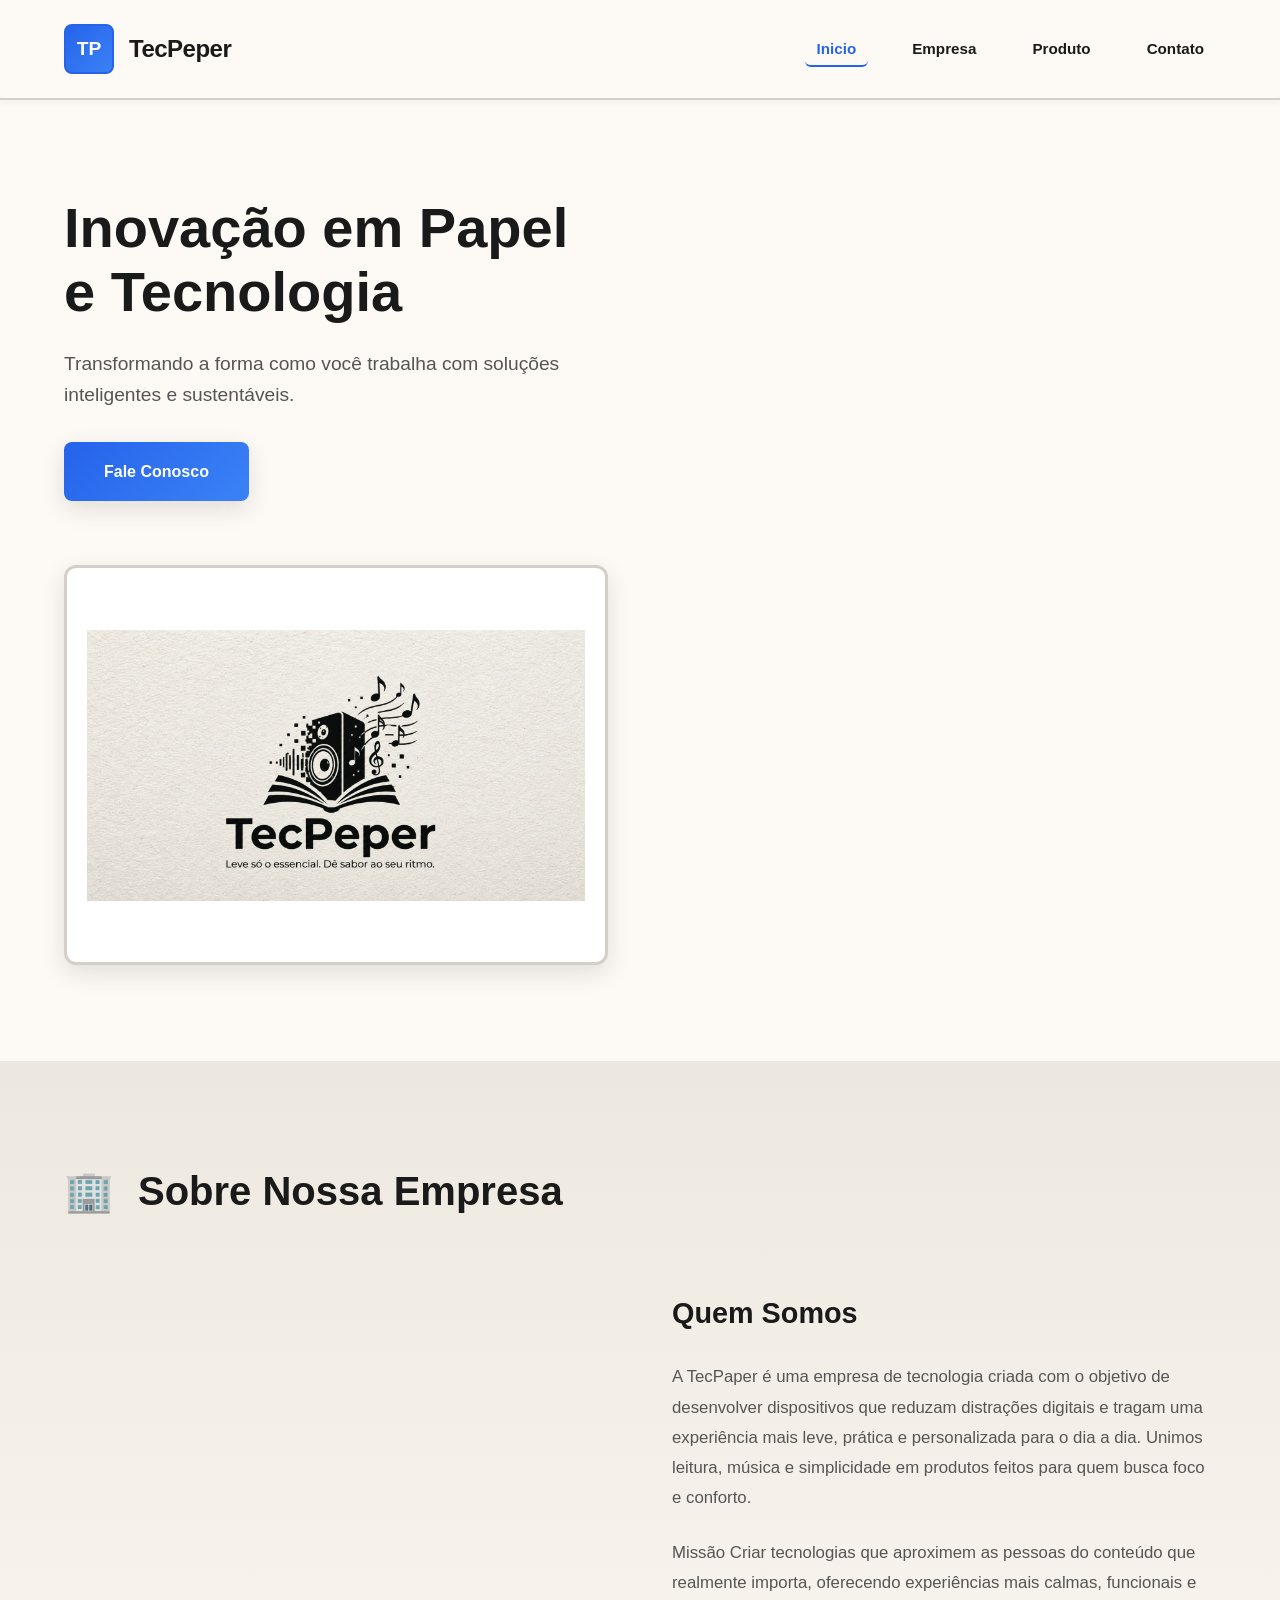
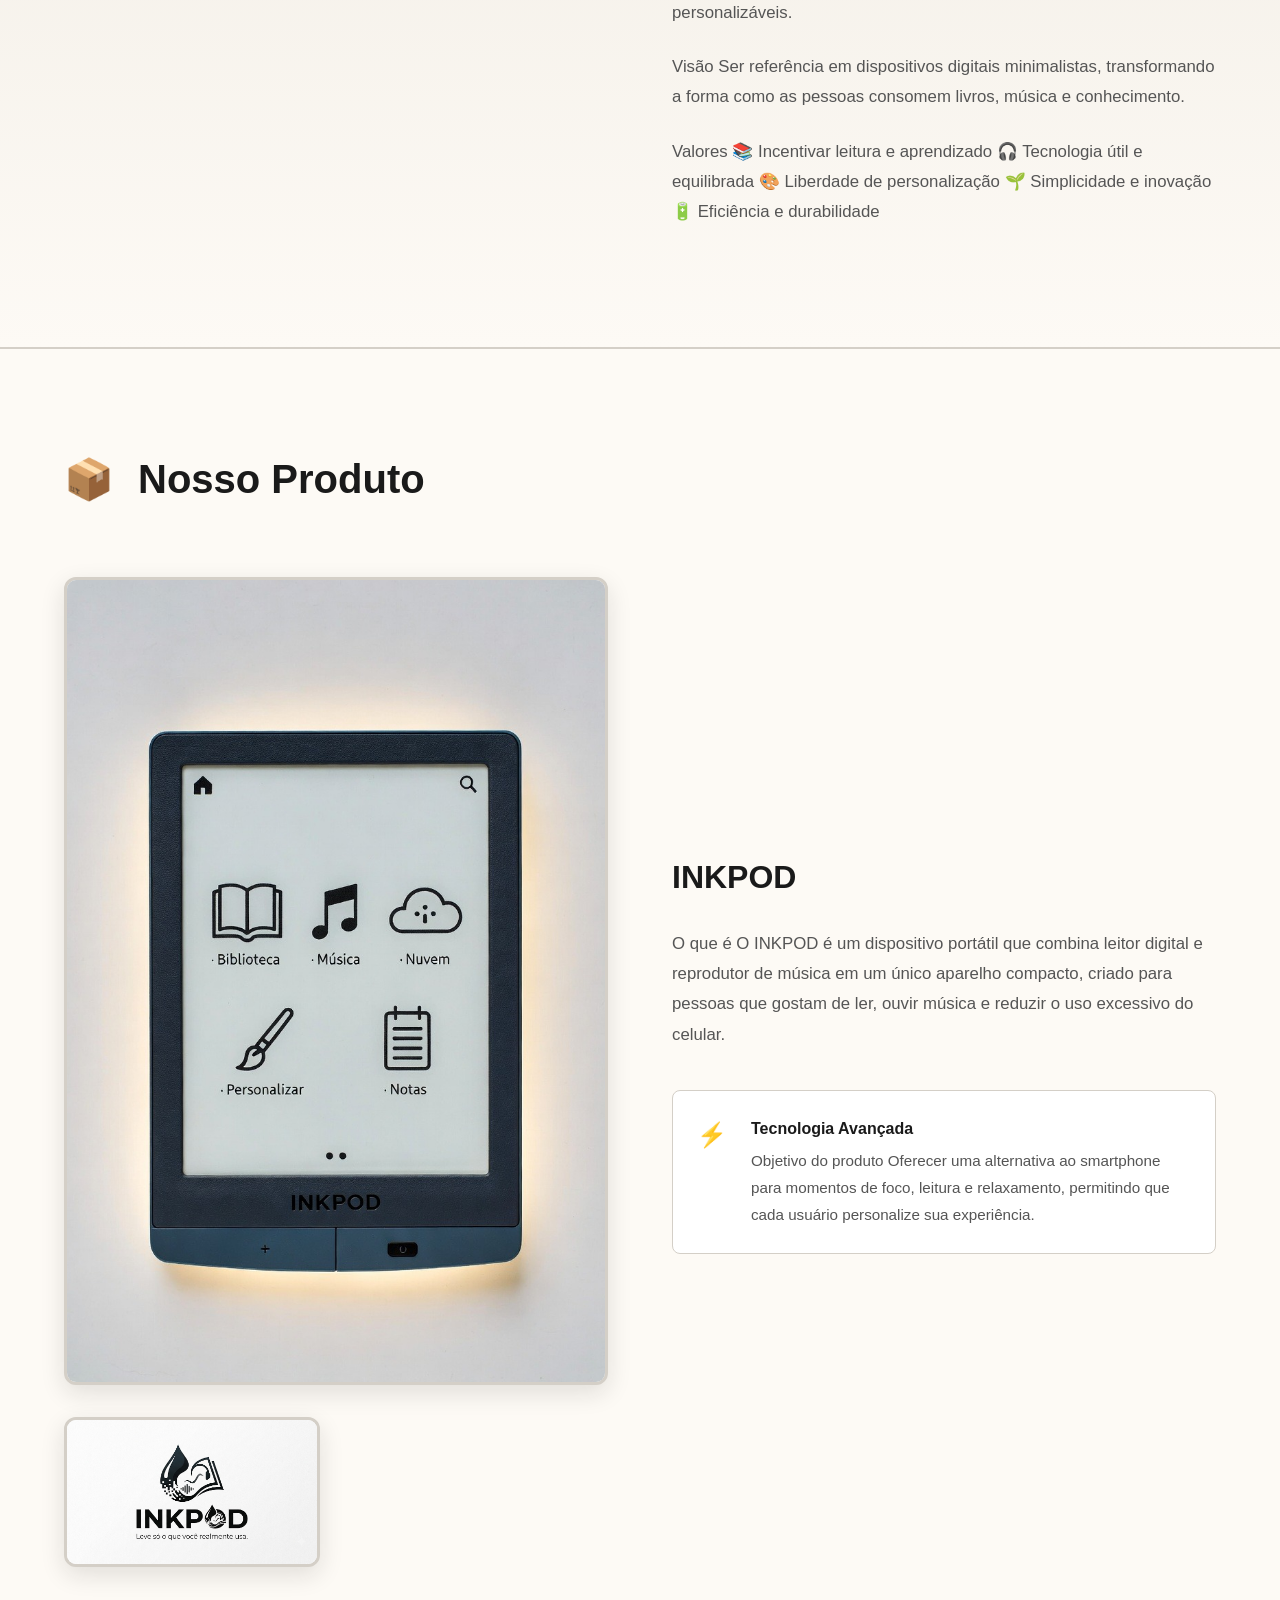
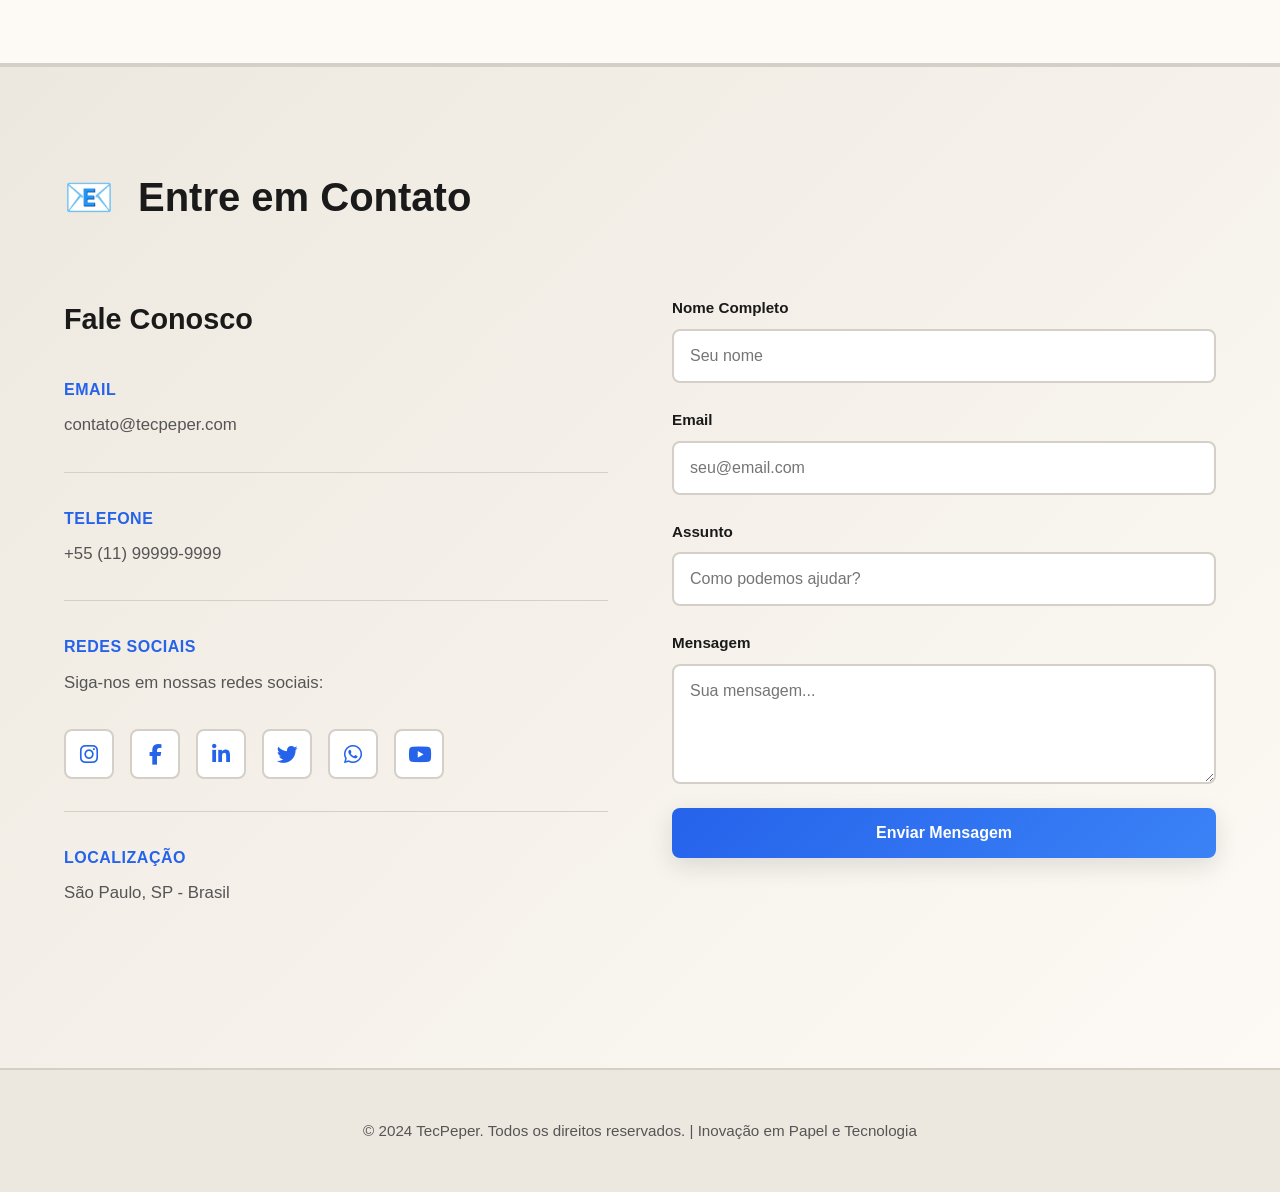
<file: index_novo.html>
<!DOCTYPE html>
<html lang="pt-BR">
<head>
    <meta charset="UTF-8">
    <meta name="viewport" content="width=device-width, initial-scale=1.0">
    <title>TecPeper - Inovação em Papel e Tecnologia</title>
    <link href="https://cdnjs.cloudflare.com/ajax/libs/font-awesome/6.4.0/css/all.min.css" rel="stylesheet">
    <link rel="stylesheet" href="css/style.css">
    <link rel="stylesheet" href="css/animations.css">
</head>
<body>
    <!-- HEADER -->
    <header>
        <div class="header-content">
            <div class="logo-section">
                <div class="logo-placeholder">TP</div>
                <div class="company-name">TecPeper</div>
            </div>
            <nav>
                <ul>
                    <li><a href="#home">Inicio</a></li>
                    <li><a href="#empresa">Empresa</a></li>
                    <li><a href="#produto">Produto</a></li>
                    <li><a href="#contato">Contato</a></li>
                </ul>
            </nav>
        </div>
    </header>

    <!-- SEÇÃO HERO -->
    <section id="home">
        <div class="hero-content">
            <h1>Inovação em Papel e Tecnologia</h1>
            <p class="subtitle">Transformando a forma como você trabalha com soluções inteligentes e sustentáveis.</p>
            <a href="#contato" class="cta-button">Fale Conosco</a>
        </div>
        <div class="hero-visual">
            </div>
            <div class="image-box logo-box">
                <!-- 🎨 LOGO DO PRODUTO
                     Substitua o src por: assets/images/sua-logo.png -->
                <img src="assets/icons/tecpeper.jpeg" alt="Logo do Produto" style="width: 100%; height: 100%; object-fit: contain; padding: 20px;">
            </div>
        </div>
    </section>

    <!-- SEÇÃO EMPRESA -->
    <section id="empresa">
        <div class="container">
            <div class="section-header">
                <div class="section-icon">🏢</div>
                <h2>Sobre Nossa Empresa</h2>
            </div>
            <div class="empresa-content">
                <div>
                    
                </div>
                <div class="empresa-text">
                    <h3>Quem Somos</h3>
                    <p>A TecPaper é uma empresa de tecnologia criada com o objetivo de desenvolver dispositivos que reduzam distrações digitais e tragam uma experiência mais leve, prática e personalizada para o dia a dia. Unimos leitura, música e simplicidade em produtos feitos para quem busca foco e conforto.</p>
                    <p>Missão

Criar tecnologias que aproximem as pessoas do conteúdo que realmente importa, oferecendo experiências mais calmas, funcionais e personalizáveis.</p>
                    <p>Visão

Ser referência em dispositivos digitais minimalistas, transformando a forma como as pessoas consomem livros, música e conhecimento.</p>
<p>Valores

📚 Incentivar leitura e aprendizado
🎧 Tecnologia útil e equilibrada
🎨 Liberdade de personalização
🌱 Simplicidade e inovação
🔋 Eficiência e durabilidade</p>
                </div>
            </div>
        </div>
    </section>

    <!-- SEÇÃO PRODUTO -->
    <section id="produto">
        <div class="container">
            <div class="section-header">
                <div class="section-icon">📦</div>
                <h2>Nosso Produto</h2>
            </div>
            <div class="produto-grid">
                <div class="produto-gallery">
                    <div class="produto-img-principal">
                        <!-- 📸 FOTO PRINCIPAL DO PRODUTO
                             Substitua o src por: assets/images/produto-01.jpg -->
                        <img src="assets/images/inkpodft.jpeg" alt="Foto Principal do Produto" style="width: 100%; height: 100%; object-fit: cover;">
                    </div>
                    <div class="produto-img-small">
                        <!-- 🔍 DETALHE 1
                             Substitua o src por: assets/images/detalhe-01.jpg -->
                        <img src="assets/icons/logoinkpod.jpeg" alt="Detalhe do Produto 1" style="width: 100%; height: 100%; object-fit: cover;">
                    </div>
                </div>
                <div class="produto-info">
                    <h3>INKPOD</h3>
                    <p>O que é

O INKPOD é um dispositivo portátil que combina leitor digital e reprodutor de música em um único aparelho compacto, criado para pessoas que gostam de ler, ouvir música e reduzir o uso excessivo do celular.</p>
                    
                    <div class="features-list">
                        <div class="feature-item">
                            <div class="icon">⚡</div>
                            <div class="text">
                                <h4>Tecnologia Avançada</h4>
                                <p>Objetivo do produto

Oferecer uma alternativa ao smartphone para momentos de foco, leitura e relaxamento, permitindo que cada usuário personalize sua experiência.</p>
                            </div>
                        </div>
                        
    </section>

    <!-- SEÇÃO CONTATO -->
    <section id="contato">
        <div class="container">
            <div class="section-header">
                <div class="section-icon">📧</div>
                <h2>Entre em Contato</h2>
            </div>
            <div class="contato-grid">
                <div class="contato-info">
                    <h3>Fale Conosco</h3>
                    
                    <div class="info-box">
                        <h4>Email</h4>
                        <p><a href="mailto:contato@tecpeper.com" style="color: var(--cor-tinta-suave); text-decoration: none;">contato@tecpeper.com</a></p>
                    </div>

                    <div class="info-box">
                        <h4>Telefone</h4>
                        <p><a href="tel:+5511999999999" style="color: var(--cor-tinta-suave); text-decoration: none;">+55 (11) 99999-9999</a></p>
                    </div>

                    <div class="info-box">
                        <h4>Redes Sociais</h4>
                        <p>Siga-nos em nossas redes sociais:</p>
                        <div class="social-links">
                            <a href="https://instagram.com" target="_blank" title="Instagram">
                                <i class="fab fa-instagram"></i>
                            </a>
                            <a href="https://facebook.com" target="_blank" title="Facebook">
                                <i class="fab fa-facebook-f"></i>
                            </a>
                            <a href="https://linkedin.com" target="_blank" title="LinkedIn">
                                <i class="fab fa-linkedin-in"></i>
                            </a>
                            <a href="https://twitter.com" target="_blank" title="Twitter">
                                <i class="fab fa-twitter"></i>
                            </a>
                            <a href="https://wa.me/5511999999999" target="_blank" title="WhatsApp">
                                <i class="fab fa-whatsapp"></i>
                            </a>
                            <a href="https://youtube.com" target="_blank" title="YouTube">
                                <i class="fab fa-youtube"></i>
                            </a>
                        </div>
                    </div>

                    <div class="info-box">
                        <h4>Localização</h4>
                        <p>São Paulo, SP - Brasil</p>
                    </div>
                </div>

                <form class="formulario" onsubmit="event.preventDefault(); alert('Mensagem enviada! Obrigado por entrar em contato.');">
                    <div class="form-group">
                        <label for="nome">Nome Completo</label>
                        <input type="text" id="nome" name="nome" required placeholder="Seu nome">
                    </div>

                    <div class="form-group">
                        <label for="email">Email</label>
                        <input type="email" id="email" name="email" required placeholder="seu@email.com">
                    </div>

                    <div class="form-group">
                        <label for="assunto">Assunto</label>
                        <input type="text" id="assunto" name="assunto" required placeholder="Como podemos ajudar?">
                    </div>

                    <div class="form-group">
                        <label for="mensagem">Mensagem</label>
                        <textarea id="mensagem" name="mensagem" required placeholder="Sua mensagem..."></textarea>
                    </div>

                    <button type="submit" class="submit-button">Enviar Mensagem</button>
                </form>
            </div>
        </div>
    </section>

    <!-- FOOTER -->
    <footer>
        <p>&copy; 2024 TecPeper. Todos os direitos reservados. | Inovação em Papel e Tecnologia</p>
    </footer>

    <!-- Scripts -->
    <script src="js/config.js"></script>
    <script src="js/script.js"></script>
</body>
</html>
</file>
<file: css/style.css>
/* --- CORES E VARIÁVEIS --- */
:root {
    --cor-papel: #fdfaf5;
    --cor-papel-escuro: #ede8df;
    --cor-tinta: #1a1a1a;
    --cor-tinta-suave: #555555;
    --cor-tech: #2563eb;
    --cor-tech-claro: #3b82f6;
    --cor-destaque: #f59e0b;
    --cor-borda: #d4cfc7;
    --sombra: 0 8px 24px rgba(26, 26, 26, 0.12);
    --sombra-hover: 0 12px 32px rgba(37, 99, 235, 0.18);
}

* {
    margin: 0;
    padding: 0;
    box-sizing: border-box;
}

html {
    scroll-behavior: smooth;
}

body {
    background-color: var(--cor-papel);
    color: var(--cor-tinta);
    line-height: 1.7;
    font-family: -apple-system, BlinkMacSystemFont, 'Segoe UI', 'Roboto', 'Oxygen', 'Ubuntu', 'Cantarell', sans-serif;
    overflow-x: hidden;
}

/* --- HEADER / NAVEGAÇÃO --- */
header {
    background: var(--cor-papel);
    border-bottom: 2px solid var(--cor-borda);
    padding: 1.5rem 5%;
    position: sticky;
    top: 0;
    z-index: 100;
    box-shadow: 0 2px 8px rgba(0, 0, 0, 0.05);
}

.header-content {
    display: flex;
    justify-content: space-between;
    align-items: center;
    max-width: 1400px;
    margin: 0 auto;
}

.logo-section {
    display: flex;
    align-items: center;
    gap: 15px;
}

.logo-placeholder {
    width: 50px;
    height: 50px;
    border: 2px solid var(--cor-tech);
    border-radius: 8px;
    display: flex;
    align-items: center;
    justify-content: center;
    background: linear-gradient(135deg, var(--cor-tech), var(--cor-tech-claro));
    color: white;
    font-weight: bold;
    font-size: 1.2rem;
}

.company-name {
    font-size: 1.5rem;
    font-weight: 700;
    color: var(--cor-tinta);
    letter-spacing: -0.5px;
}

nav ul {
    display: flex;
    list-style: none;
    gap: 2rem;
}

nav a {
    text-decoration: none;
    color: var(--cor-tinta);
    font-weight: 600;
    font-size: 0.95rem;
    transition: all 0.3s ease;
    padding: 8px 12px;
    border-radius: 6px;
    position: relative;
}

nav a::before {
    content: '';
    position: absolute;
    bottom: 0;
    left: 50%;
    width: 0;
    height: 2px;
    background: var(--cor-tech);
    transition: all 0.3s ease;
    transform: translateX(-50%);
}

nav a:hover {
    color: var(--cor-tech);
}

nav a:hover::before {
    width: 80%;
}

/* --- SEÇÃO HERO / HOME --- */
#home {
    display: grid;
    grid-template-columns: 1fr 1fr;
    gap: 4rem;
    align-items: center;
    padding: 6rem 5%;
    max-width: 1400px;
    margin: 0 auto;
}

.hero-content h1 {
    font-size: 3.5rem;
    line-height: 1.15;
    margin-bottom: 1.5rem;
    color: var(--cor-tinta);
    font-weight: 800;
}

.hero-content .subtitle {
    font-size: 1.2rem;
    color: var(--cor-tinta-suave);
    margin-bottom: 2rem;
    line-height: 1.6;
}

.hero-content .cta-button {
    display: inline-block;
    padding: 1rem 2.5rem;
    background: linear-gradient(135deg, var(--cor-tech), var(--cor-tech-claro));
    color: white;
    text-decoration: none;
    border-radius: 8px;
    font-weight: 600;
    transition: all 0.3s ease;
    box-shadow: var(--sombra);
    border: none;
    cursor: pointer;
    font-size: 1rem;
}

.hero-content .cta-button:hover {
    transform: translateY(-2px);
    box-shadow: var(--sombra-hover);
}

.hero-visual {
    display: flex;
    flex-direction: column;
    gap: 2rem;
}

.image-box {
    border: 3px solid var(--cor-borda);
    border-radius: 12px;
    overflow: hidden;
    background: white;
    aspect-ratio: 1 / 1;
    display: flex;
    align-items: center;
    justify-content: center;
    color: var(--cor-tinta-suave);
    font-size: 1rem;
    font-weight: 600;
    min-height: 400px;
    position: relative;
    box-shadow: var(--sombra);
    transition: all 0.3s ease;
}

.image-box:hover {
    border-color: var(--cor-tech);
    box-shadow: var(--sombra-hover);
}

.image-box.logo-box {
    max-height: 200px;
    aspect-ratio: auto;
}

/* --- SEÇÃO EMPRESA --- */
#empresa {
    padding: 6rem 5%;
    background: linear-gradient(180deg, var(--cor-papel-escuro) 0%, var(--cor-papel) 100%);
    border-bottom: 2px solid var(--cor-borda);
}

#empresa .container {
    max-width: 1400px;
    margin: 0 auto;
}

.section-header {
    display: flex;
    align-items: center;
    gap: 1.5rem;
    margin-bottom: 4rem;
}

.section-icon {
    font-size: 2.5rem;
    color: var(--cor-tech);
    min-width: 50px;
}

.section-header h2 {
    font-size: 2.5rem;
    font-weight: 800;
    color: var(--cor-tinta);
}

.empresa-content {
    display: grid;
    grid-template-columns: 1fr 1fr;
    gap: 4rem;
    align-items: center;
}

.empresa-text h3 {
    font-size: 1.8rem;
    margin-bottom: 1.5rem;
    color: var(--cor-tinta);
}

.empresa-text p {
    font-size: 1.05rem;
    color: var(--cor-tinta-suave);
    margin-bottom: 1.5rem;
    line-height: 1.8;
}

.empresa-text ul {
    list-style: none;
    margin-top: 2rem;
}

.empresa-text ul li {
    padding: 0.75rem 0;
    display: flex;
    align-items: center;
    gap: 1rem;
    font-size: 1.05rem;
}

.empresa-text ul li::before {
    content: '✓';
    color: var(--cor-tech);
    font-weight: bold;
    font-size: 1.3rem;
}

.empresa-image {
    border: 3px solid var(--cor-borda);
    border-radius: 12px;
    overflow: hidden;
    background: white;
    min-height: 400px;
    display: flex;
    align-items: center;
    justify-content: center;
    color: var(--cor-tinta-suave);
    box-shadow: var(--sombra);
    transition: all 0.3s ease;
}

.empresa-image:hover {
    border-color: var(--cor-tech);
    box-shadow: var(--sombra-hover);
}

/* --- SEÇÃO PRODUTO --- */
#produto {
    padding: 6rem 5%;
    border-bottom: 2px solid var(--cor-borda);
}

#produto .container {
    max-width: 1400px;
    margin: 0 auto;
}

.produto-grid {
    display: grid;
    grid-template-columns: 1fr 1fr;
    gap: 4rem;
    align-items: center;
}

.produto-gallery {
    display: grid;
    grid-template-columns: 1fr 1fr;
    gap: 2rem;
}

.produto-img-principal {
    grid-column: 1 / -1;
    border: 3px solid var(--cor-borda);
    border-radius: 12px;
    overflow: hidden;
    background: white;
    min-height: 350px;
    display: flex;
    align-items: center;
    justify-content: center;
    color: var(--cor-tinta-suave);
    font-weight: 600;
    box-shadow: var(--sombra);
    transition: all 0.3s ease;
}

.produto-img-principal:hover {
    border-color: var(--cor-tech);
    box-shadow: var(--sombra-hover);
}

.produto-img-small {
    border: 3px solid var(--cor-borda);
    border-radius: 12px;
    overflow: hidden;
    background: white;
    min-height: 150px;
    display: flex;
    align-items: center;
    justify-content: center;
    color: var(--cor-tinta-suave);
    font-weight: 600;
    font-size: 0.9rem;
    box-shadow: var(--sombra);
    transition: all 0.3s ease;
}

.produto-img-small:hover {
    border-color: var(--cor-tech);
    box-shadow: var(--sombra-hover);
}

.produto-info h3 {
    font-size: 2rem;
    margin-bottom: 1.5rem;
    color: var(--cor-tinta);
}

.produto-info p {
    font-size: 1.05rem;
    color: var(--cor-tinta-suave);
    margin-bottom: 2rem;
    line-height: 1.8;
}

.features-list {
    margin: 2.5rem 0;
    display: flex;
    flex-direction: column;
    gap: 1rem;
}

.feature-item {
    display: flex;
    gap: 1.5rem;
    padding: 1.5rem;
    background: white;
    border-radius: 8px;
    border: 1px solid var(--cor-borda);
    transition: all 0.3s ease;
}

.feature-item:hover {
    background: var(--cor-papel-escuro);
    border-color: var(--cor-tech);
    transform: translateX(8px);
}

.feature-item .icon {
    font-size: 1.5rem;
    color: var(--cor-tech);
    min-width: 30px;
    flex-shrink: 0;
}

.feature-item .text h4 {
    font-size: 1rem;
    margin-bottom: 0.3rem;
    color: var(--cor-tinta);
}

.feature-item .text p {
    font-size: 0.95rem;
    color: var(--cor-tinta-suave);
    margin: 0;
}

/* --- SEÇÃO FUTUROS PRODUTOS --- */
.futuros-produtos {
    margin-top: 4rem;
    padding-top: 4rem;
    border-top: 2px solid var(--cor-borda);
}

.futuros-produtos h4 {
    font-size: 1.4rem;
    margin-bottom: 2rem;
    color: var(--cor-tinta);
}

.coming-soon-grid {
    display: grid;
    grid-template-columns: repeat(auto-fit, minmax(200px, 1fr));
    gap: 2rem;
}

.coming-soon-card {
    border: 2px dashed var(--cor-borda);
    border-radius: 8px;
    padding: 2rem;
    background: white;
    text-align: center;
    transition: all 0.3s ease;
    position: relative;
    overflow: hidden;
}

.coming-soon-card::before {
    content: '';
    position: absolute;
    top: -50%;
    left: -50%;
    width: 200%;
    height: 200%;
    background: linear-gradient(45deg, transparent, rgba(37, 99, 235, 0.1), transparent);
    transform: rotate(45deg);
    opacity: 0;
    transition: opacity 0.3s ease;
}

.coming-soon-card:hover {
    border-color: var(--cor-tech);
    background: var(--cor-papel-escuro);
}

.coming-soon-card:hover::before {
    opacity: 1;
}

.coming-soon-card .badge {
    display: inline-block;
    background: var(--cor-destaque);
    color: white;
    padding: 0.4rem 1rem;
    border-radius: 20px;
    font-size: 0.75rem;
    font-weight: 700;
    margin-bottom: 1rem;
    text-transform: uppercase;
}

.coming-soon-card h5 {
    font-size: 1.1rem;
    color: var(--cor-tinta-suave);
    margin-top: 1rem;
}

/* --- SEÇÃO CONTATO --- */
#contato {
    padding: 6rem 5%;
    background: linear-gradient(135deg, var(--cor-papel-escuro) 0%, var(--cor-papel) 100%);
    border-top: 2px solid var(--cor-borda);
}

#contato .container {
    max-width: 1400px;
    margin: 0 auto;
}

.contato-grid {
    display: grid;
    grid-template-columns: 1fr 1fr;
    gap: 4rem;
}

.contato-info h3 {
    font-size: 1.8rem;
    margin-bottom: 2rem;
    color: var(--cor-tinta);
}

.info-box {
    margin-bottom: 2rem;
    padding-bottom: 2rem;
    border-bottom: 1px solid var(--cor-borda);
}

.info-box:last-child {
    border-bottom: none;
}

.info-box h4 {
    font-size: 1rem;
    color: var(--cor-tech);
    margin-bottom: 0.5rem;
    font-weight: 700;
    text-transform: uppercase;
    letter-spacing: 0.5px;
}

.info-box p {
    color: var(--cor-tinta-suave);
    font-size: 1.05rem;
}

.social-links {
    display: flex;
    gap: 1rem;
    margin-top: 2rem;
    flex-wrap: wrap;
}

.social-links a {
    width: 50px;
    height: 50px;
    border-radius: 8px;
    background: white;
    border: 2px solid var(--cor-borda);
    display: flex;
    align-items: center;
    justify-content: center;
    color: var(--cor-tech);
    font-size: 1.3rem;
    transition: all 0.3s ease;
    text-decoration: none;
}

.social-links a:hover {
    background: var(--cor-tech);
    color: white;
    border-color: var(--cor-tech);
    transform: translateY(-3px);
    box-shadow: var(--sombra-hover);
}

.formulario {
    display: flex;
    flex-direction: column;
    gap: 1.5rem;
}

.form-group {
    display: flex;
    flex-direction: column;
    gap: 0.5rem;
}

.form-group label {
    font-weight: 600;
    color: var(--cor-tinta);
    font-size: 0.95rem;
}

.form-group input,
.form-group textarea {
    padding: 1rem;
    border: 2px solid var(--cor-borda);
    border-radius: 8px;
    font-family: inherit;
    font-size: 1rem;
    background: white;
    color: var(--cor-tinta);
    transition: all 0.3s ease;
}

.form-group input:focus,
.form-group textarea:focus {
    outline: none;
    border-color: var(--cor-tech);
    box-shadow: 0 0 0 3px rgba(37, 99, 235, 0.1);
}

.form-group textarea {
    resize: vertical;
    min-height: 120px;
}

.submit-button {
    padding: 1rem 2.5rem;
    background: linear-gradient(135deg, var(--cor-tech), var(--cor-tech-claro));
    color: white;
    border: none;
    border-radius: 8px;
    font-weight: 600;
    font-size: 1rem;
    cursor: pointer;
    transition: all 0.3s ease;
    box-shadow: var(--sombra);
}

.submit-button:hover {
    transform: translateY(-2px);
    box-shadow: var(--sombra-hover);
}

.submit-button:active {
    transform: translateY(0);
}

/* --- FOOTER --- */
footer {
    padding: 3rem 5%;
    background: var(--cor-papel-escuro);
    border-top: 2px solid var(--cor-borda);
    text-align: center;
    color: var(--cor-tinta-suave);
    font-size: 0.95rem;
}

/* --- RESPONSIVIDADE --- */
@media (max-width: 768px) {
    nav ul {
        gap: 1rem;
    }

    nav a {
        font-size: 0.85rem;
    }

    #home,
    .empresa-content,
    .produto-grid,
    .contato-grid {
        grid-template-columns: 1fr;
        gap: 2rem;
    }

    .hero-content h1 {
        font-size: 2.5rem;
    }

    .section-header h2 {
        font-size: 1.8rem;
    }

    .produto-gallery {
        grid-template-columns: 1fr;
    }

    .produto-img-principal {
        min-height: 300px;
    }

    header {
        padding: 1rem 4%;
    }

    .header-content {
        flex-wrap: wrap;
        gap: 1rem;
    }

    nav ul {
        flex-wrap: wrap;
        order: 3;
        width: 100%;
    }
}
</file>
<file: css/animations.css>
/* Estilo para link ativo */
nav a.active {
    color: var(--cor-tech);
    border-bottom: 2px solid var(--cor-tech);
}

/* Modo Dark (Opcional) */
body.dark-mode {
    --cor-papel: #1a1a1a;
    --cor-papel-escuro: #252525;
    --cor-tinta: #fdfaf5;
    --cor-tinta-suave: #aaaaaa;
    --cor-borda: #404040;
}

/* Animações de entrada */
@keyframes fadeInUp {
    from {
        opacity: 0;
        transform: translateY(30px);
    }
    to {
        opacity: 1;
        transform: translateY(0);
    }
}

.feature-item,
.coming-soon-card {
    animation: fadeInUp 0.6s ease-out;
}

/* Scroll behavior suave (já está no body, mas reforçando) */
html {
    scroll-behavior: smooth !important;
}

/* Melhorias de acessibilidade */
a:focus,
button:focus,
input:focus,
textarea:focus {
    outline: 2px solid var(--cor-tech);
    outline-offset: 2px;
}

/* Animação de loading para formulário */
.submit-button:disabled {
    opacity: 0.6;
    cursor: not-allowed;
}

.submit-button:disabled::after {
    content: '';
    animation: spinner 1s linear infinite;
}

@keyframes spinner {
    to {
        transform: rotate(360deg);
    }
}
</file>
